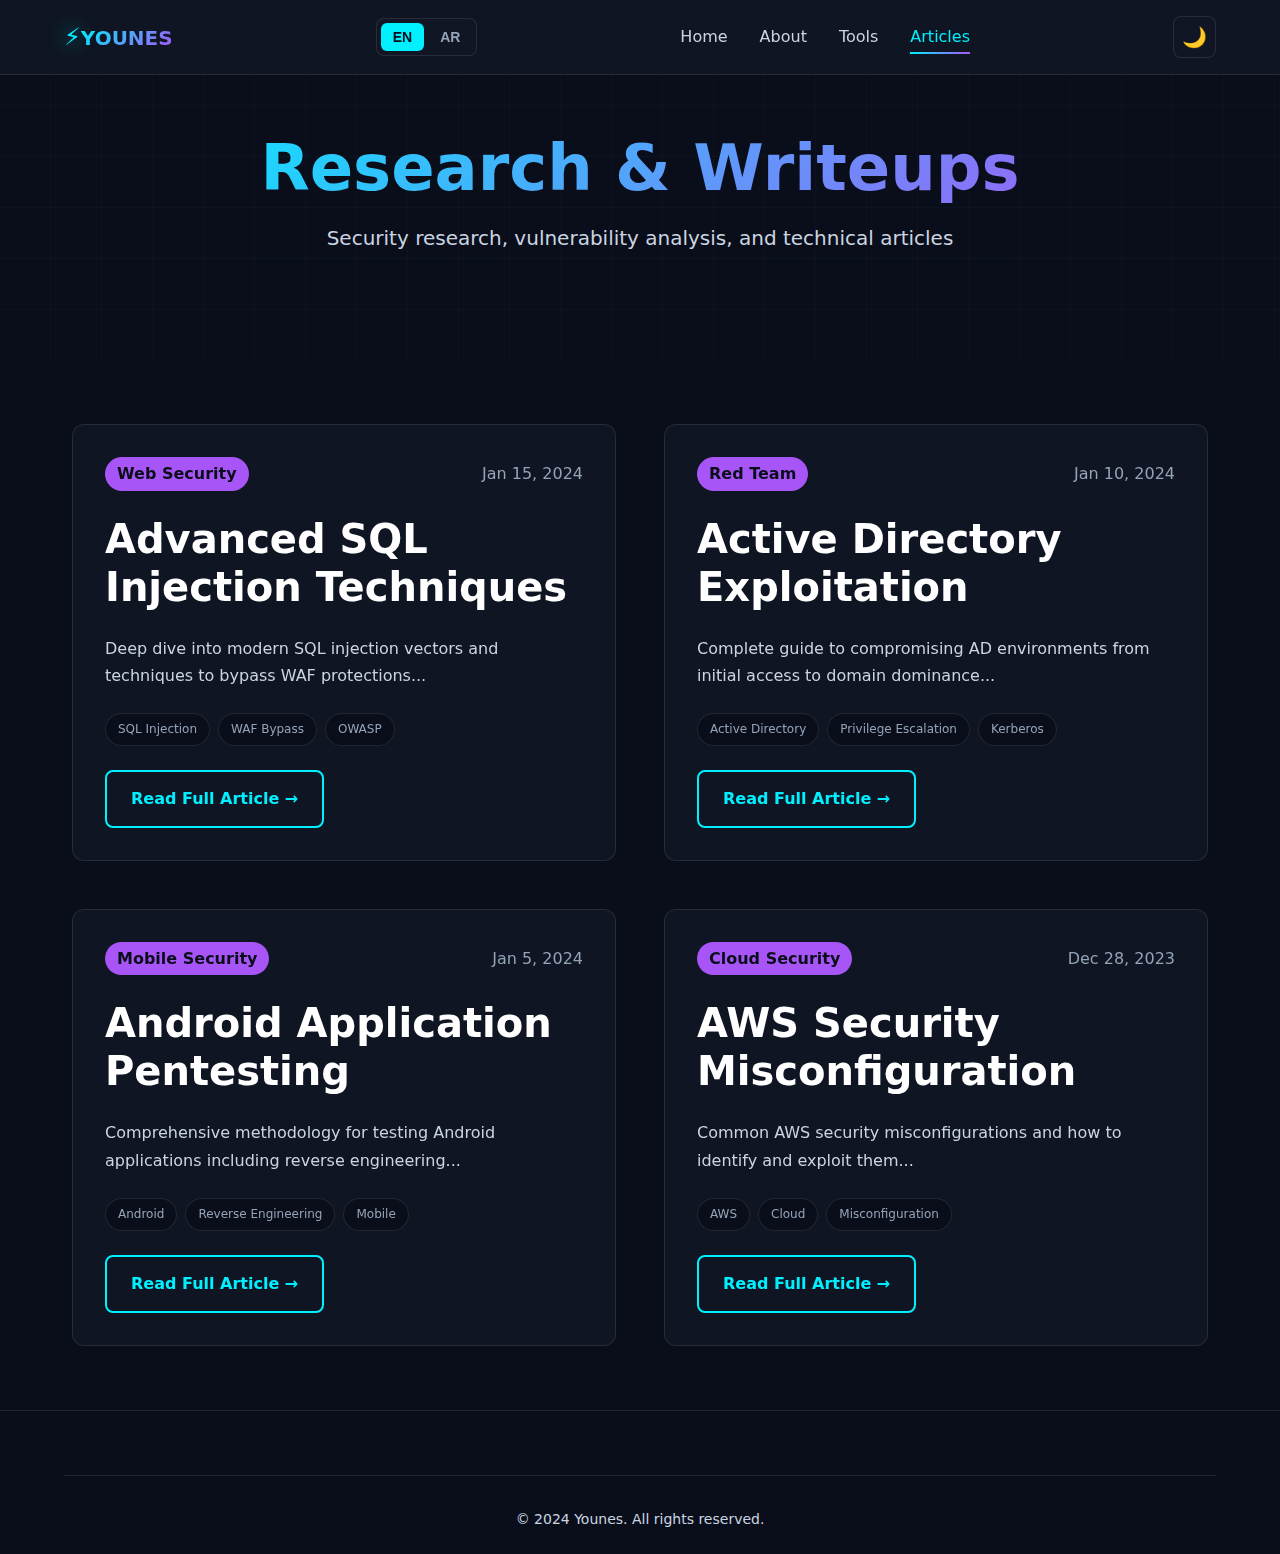
<file: articles.html>
<!DOCTYPE html>
<html lang="en">
<head>
    <meta charset="UTF-8">
    <meta name="viewport" content="width=device-width, initial-scale=1.0">
    <title>Research & Articles - Youness</title>
    <link rel="stylesheet" href="style.css">
</head>
<body>
    <nav class="navbar" id="navbar">
        <div class="container nav-container">
            <div class="logo"><a href="index.html"><span class="logo-icon">⚡</span><span class="logo-text">YOUNES</span></a></div>
            <div class="language-switcher">
                <button class="lang-btn active" data-lang="en">EN</button>
                
                <button class="lang-btn" data-lang="ar">AR</button>
            </div>
            <button class="mobile-toggle" id="mobileToggle"><span></span><span></span><span></span></button>
            <ul class="nav-menu" id="navMenu">
                <li><a href="index.html" class="nav-link">Home</a></li>
                <li><a href="about.html" class="nav-link">About</a></li>
                <li><a href="tools.html" class="nav-link">Tools</a></li>
                <li><a href="articles.html" class="nav-link active">Articles</a></li>
            </ul>
            <button class="theme-toggle" id="themeToggle"><span class="theme-icon">🌙</span></button>
        </div>
    </nav>

    <section class="articles-hero">
        <div class="hero-background"><div class="circuit-pattern"></div></div>
        <div class="container"><h1 data-translate="articles_page_title">Research & Writeups</h1><p data-translate="articles_page_subtitle">Security research, vulnerability analysis, and technical articles</p></div>
    </section>

    <section class="articles-full-section">
        <div class="container">
            <div class="articles-full-grid">
                <article class="article-full-card">
                    <div class="article-full-header">
                        <span class="article-category" data-translate="art_cat_web">Web Security</span>
                        <span class="article-date">Jan 15, 2024</span>
                    </div>
                    <h2 data-translate="art1_title">Advanced SQL Injection Techniques</h2>
                    <p class="article-excerpt" data-translate="art1_excerpt">Deep dive into modern SQL injection vectors and techniques to bypass WAF protections...</p>
                    <div class="article-tags"><span>SQL Injection</span><span>WAF Bypass</span><span>OWASP</span></div>
                    <a href="#" class="btn btn-secondary" data-translate="art_read_full">Read Full Article →</a>
                </article>

                <article class="article-full-card">
                    <div class="article-full-header">
                        <span class="article-category" data-translate="art_cat_redteam">Red Team</span>
                        <span class="article-date">Jan 10, 2024</span>
                    </div>
                    <h2 data-translate="art2_title">Active Directory Exploitation</h2>
                    <p class="article-excerpt" data-translate="art2_excerpt">Complete guide to compromising AD environments from initial access to domain dominance...</p>
                    <div class="article-tags"><span>Active Directory</span><span>Privilege Escalation</span><span>Kerberos</span></div>
                    <a href="#" class="btn btn-secondary" data-translate="art_read_full">Read Full Article →</a>
                </article>

                <article class="article-full-card">
                    <div class="article-full-header">
                        <span class="article-category" data-translate="art_cat_mobile">Mobile Security</span>
                        <span class="article-date">Jan 5, 2024</span>
                    </div>
                    <h2 data-translate="art3_title">Android Application Pentesting</h2>
                    <p class="article-excerpt" data-translate="art3_excerpt">Comprehensive methodology for testing Android applications including reverse engineering...</p>
                    <div class="article-tags"><span>Android</span><span>Reverse Engineering</span><span>Mobile</span></div>
                    <a href="#" class="btn btn-secondary" data-translate="art_read_full">Read Full Article →</a>
                </article>

                <article class="article-full-card">
                    <div class="article-full-header">
                        <span class="article-category" data-translate="art_cat_cloud">Cloud Security</span>
                        <span class="article-date">Dec 28, 2023</span>
                    </div>
                    <h2 data-translate="art4_title">AWS Security Misconfiguration</h2>
                    <p class="article-excerpt" data-translate="art4_excerpt">Common AWS security misconfigurations and how to identify and exploit them...</p>
                    <div class="article-tags"><span>AWS</span><span>Cloud</span><span>Misconfiguration</span></div>
                    <a href="#" class="btn btn-secondary" data-translate="art_read_full">Read Full Article →</a>
                </article>
            </div>
        </div>
    </section>

    <footer class="footer">
        <div class="container footer-container">
            <div class="footer-bottom"><p>&copy; 2024 Younes. All rights reserved.</p></div>
        </div>
    </footer>

    <script src="script.js"></script>
</body>
</html>
</file>
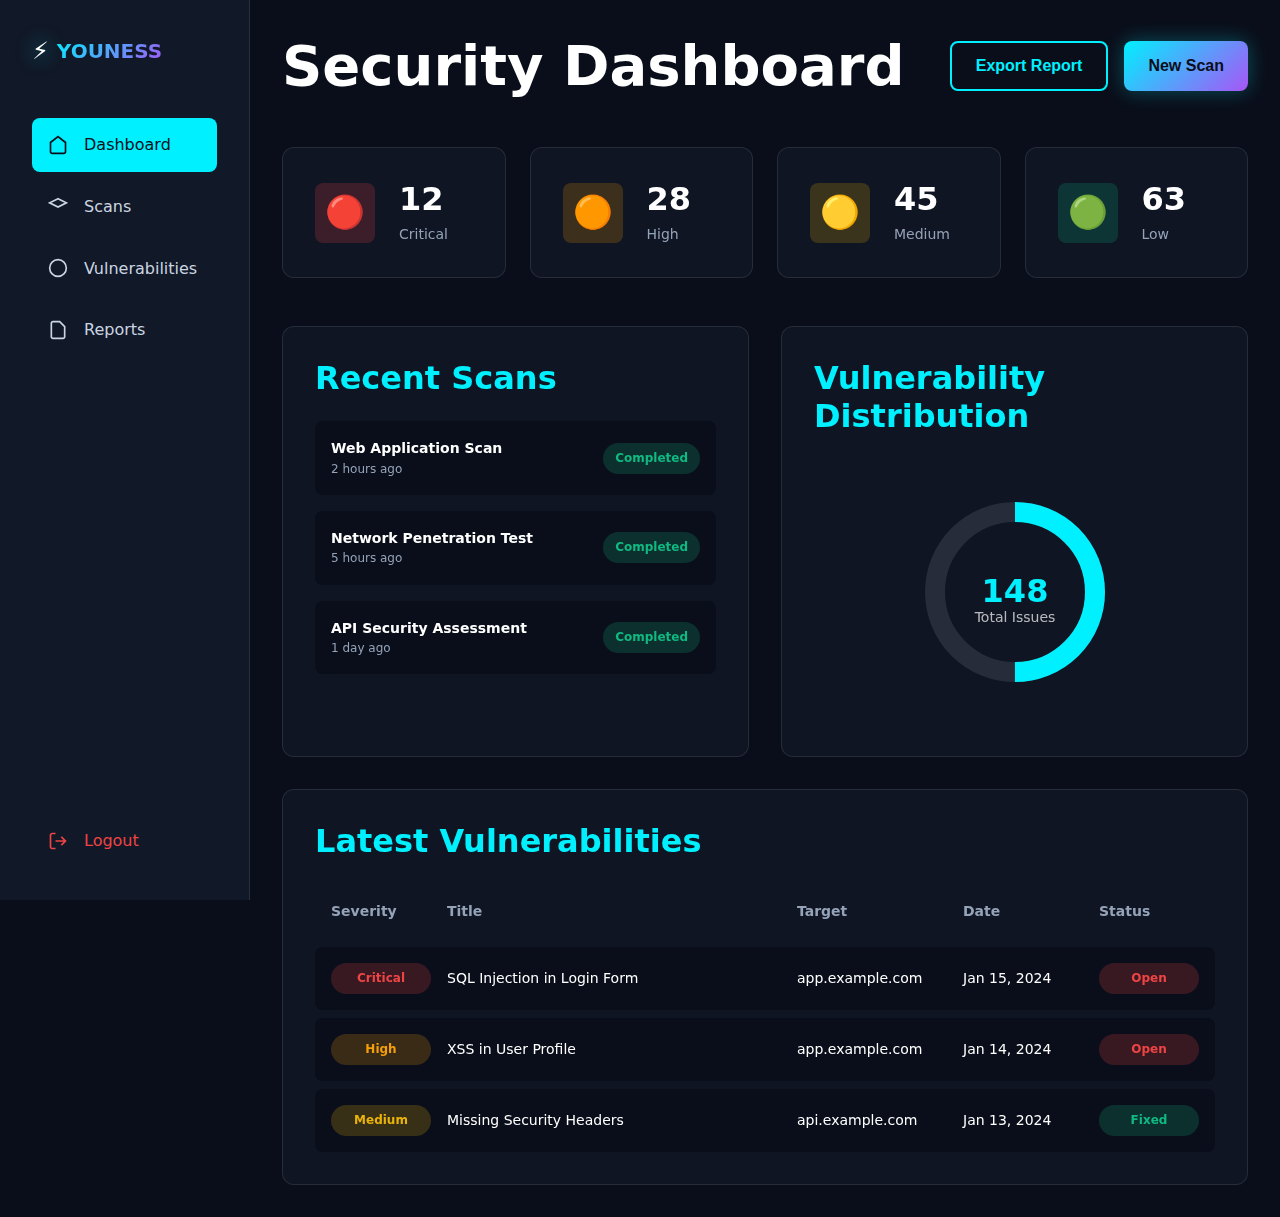
<file: dashboard.html>
<!DOCTYPE html>
<html lang="en">
<head>
    <meta charset="UTF-8">
    <meta name="viewport" content="width=device-width, initial-scale=1.0">
    <title>Security Dashboard - Youness</title>
    <link rel="stylesheet" href="style.css">
</head>
<body class="dashboard-page">
    <div class="dashboard-sidebar">
        <div class="sidebar-header">
            <div class="logo"><span class="logo-icon">⚡</span><span class="logo-text">YOUNESS</span></div>
        </div>
        <nav class="sidebar-nav">
            <a href="#" class="sidebar-link active"><svg width="20" height="20" viewBox="0 0 24 24" fill="none"><path d="M3 9L12 2L21 9V20C21 20.5304 20.7893 21.0391 20.4142 21.4142C20.0391 21.7893 19.5304 22 19 22H5C4.46957 22 3.96086 21.7893 3.58579 21.4142C3.21071 21.0391 3 20.5304 3 20V9Z" stroke="currentColor" stroke-width="2"/></svg><span>Dashboard</span></a>
            <a href="#" class="sidebar-link"><svg width="20" height="20" viewBox="0 0 24 24" fill="none"><path d="M12 2L2 7L12 12L22 7L12 2Z" stroke="currentColor" stroke-width="2"/></svg><span>Scans</span></a>
            <a href="#" class="sidebar-link"><svg width="20" height="20" viewBox="0 0 24 24" fill="none"><path d="M12 22C17.5228 22 22 17.5228 22 12C22 6.47715 17.5228 2 12 2C6.47715 2 2 6.47715 2 12C2 17.5228 6.47715 22 12 22Z" stroke="currentColor" stroke-width="2"/></svg><span>Vulnerabilities</span></a>
            <a href="#" class="sidebar-link"><svg width="20" height="20" viewBox="0 0 24 24" fill="none"><path d="M14 2H6C5.46957 2 4.96086 2.21071 4.58579 2.58579C4.21071 2.96086 4 3.46957 4 4V20C4 20.5304 4.21071 21.0391 4.58579 21.4142C4.96086 21.7893 5.46957 22 6 22H18C18.5304 22 19.0391 21.7893 19.4142 21.4142C19.7893 21.0391 20 20.5304 20 20V8L14 2Z" stroke="currentColor" stroke-width="2"/></svg><span>Reports</span></a>
        </nav>
        <div class="sidebar-footer">
            <a href="login.html" class="sidebar-link logout"><svg width="20" height="20" viewBox="0 0 24 24" fill="none"><path d="M9 21H5C4.46957 21 3.96086 20.7893 3.58579 20.4142C3.21071 20.0391 3 19.5304 3 19V5C3 4.46957 3.21071 3.96086 3.58579 3.58579C3.96086 3.21071 4.46957 3 5 3H9M16 17L21 12L16 7M21 12H9" stroke="currentColor" stroke-width="2"/></svg><span>Logout</span></a>
        </div>
    </div>

    <div class="dashboard-main">
        <header class="dashboard-header">
            <h1>Security Dashboard</h1>
            <div class="header-actions">
                <button class="btn btn-secondary">Export Report</button>
                <button class="btn btn-primary">New Scan</button>
            </div>
        </header>

        <div class="dashboard-stats">
            <div class="stat-card">
                <div class="stat-icon critical">🔴</div>
                <div class="stat-info"><h3>12</h3><p>Critical</p></div>
            </div>
            <div class="stat-card">
                <div class="stat-icon high">🟠</div>
                <div class="stat-info"><h3>28</h3><p>High</p></div>
            </div>
            <div class="stat-card">
                <div class="stat-icon medium">🟡</div>
                <div class="stat-info"><h3>45</h3><p>Medium</p></div>
            </div>
            <div class="stat-card">
                <div class="stat-icon low">🟢</div>
                <div class="stat-info"><h3>63</h3><p>Low</p></div>
            </div>
        </div>

        <div class="dashboard-grid">
            <div class="dashboard-card">
                <h3>Recent Scans</h3>
                <div class="scan-list">
                    <div class="scan-item"><div class="scan-info"><span class="scan-name">Web Application Scan</span><span class="scan-date">2 hours ago</span></div><span class="scan-status completed">Completed</span></div>
                    <div class="scan-item"><div class="scan-info"><span class="scan-name">Network Penetration Test</span><span class="scan-date">5 hours ago</span></div><span class="scan-status completed">Completed</span></div>
                    <div class="scan-item"><div class="scan-info"><span class="scan-name">API Security Assessment</span><span class="scan-date">1 day ago</span></div><span class="scan-status completed">Completed</span></div>
                </div>
            </div>

            <div class="dashboard-card">
                <h3>Vulnerability Distribution</h3>
                <div class="chart-placeholder">
                    <svg width="200" height="200" viewBox="0 0 200 200">
                        <circle cx="100" cy="100" r="80" fill="none" stroke="rgba(255,255,255,0.1)" stroke-width="20"/>
                        <circle cx="100" cy="100" r="80" fill="none" stroke="var(--neon-cyan)" stroke-width="20" stroke-dasharray="251 502" transform="rotate(-90 100 100)"/>
                        <text x="100" y="100" text-anchor="middle" dy="0.3em" fill="var(--neon-cyan)" font-size="32" font-weight="bold">148</text>
                        <text x="100" y="130" text-anchor="middle" fill="rgba(255,255,255,0.7)" font-size="14">Total Issues</text>
                    </svg>
                </div>
            </div>
        </div>

        <div class="dashboard-card full-width">
            <h3>Latest Vulnerabilities</h3>
            <div class="vuln-table">
                <div class="vuln-row vuln-header">
                    <span>Severity</span><span>Title</span><span>Target</span><span>Date</span><span>Status</span>
                </div>
                <div class="vuln-row">
                    <span class="severity-badge critical">Critical</span><span>SQL Injection in Login Form</span><span>app.example.com</span><span>Jan 15, 2024</span><span class="status-badge open">Open</span>
                </div>
                <div class="vuln-row">
                    <span class="severity-badge high">High</span><span>XSS in User Profile</span><span>app.example.com</span><span>Jan 14, 2024</span><span class="status-badge open">Open</span>
                </div>
                <div class="vuln-row">
                    <span class="severity-badge medium">Medium</span><span>Missing Security Headers</span><span>api.example.com</span><span>Jan 13, 2024</span><span class="status-badge fixed">Fixed</span>
                </div>
            </div>
        </div>
    </div>

    <script src="script.js"></script>
</body>
</html>
</file>
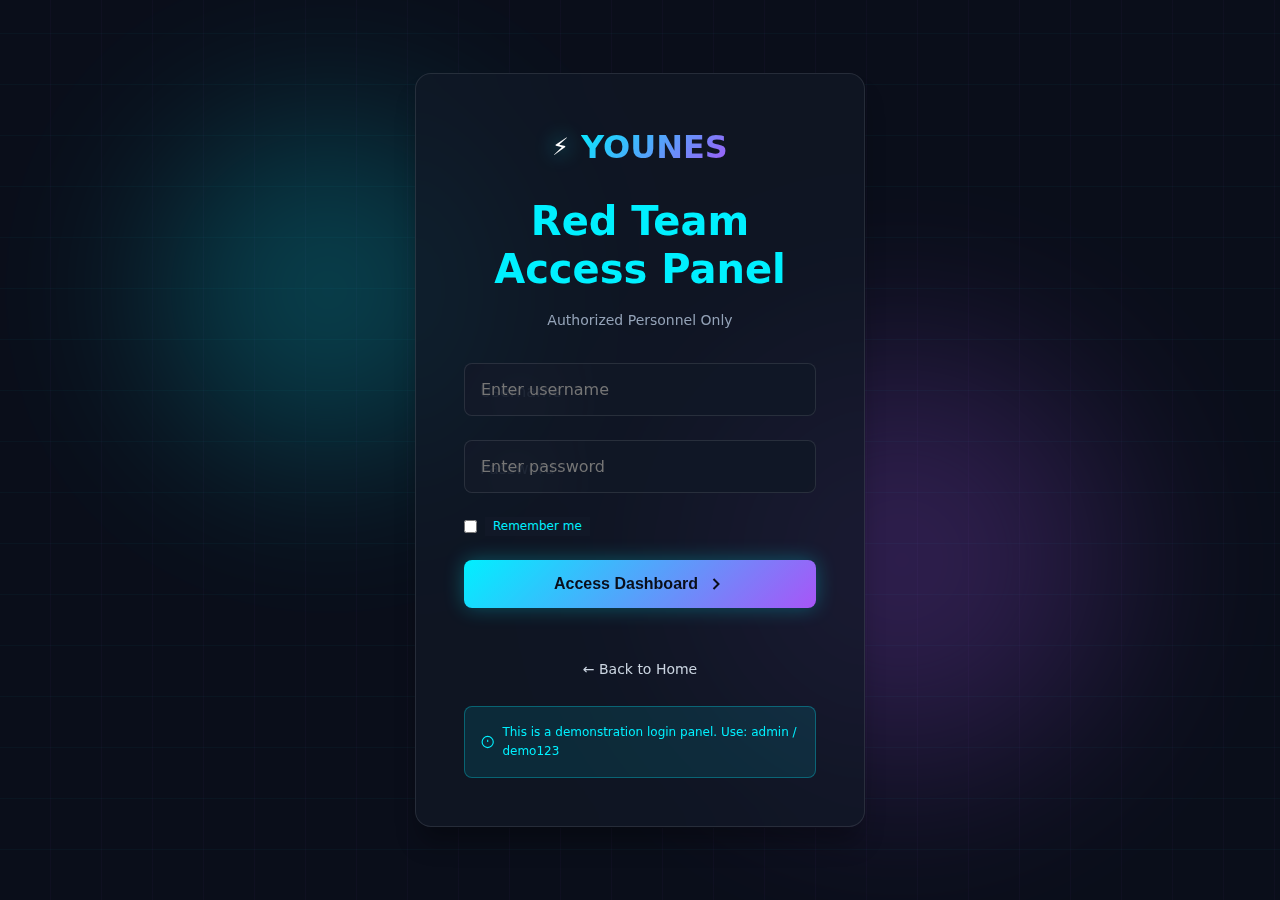
<file: login.html>
<!DOCTYPE html>
<html lang="en">
<head>
    <meta charset="UTF-8">
    <meta name="viewport" content="width=device-width, initial-scale=1.0">
    <title>Red Team Access - Younes</title>
    <link rel="stylesheet" href="style.css">
</head>
<body class="login-page">
    <div class="login-container">
        <div class="login-background">
            <div class="circuit-pattern"></div>
            <div class="gradient-orb orb-1"></div>
            <div class="gradient-orb orb-2"></div>
        </div>

        <div class="login-box">
            <div class="login-header">
                <div class="logo-large">
                    <span class="logo-icon">⚡</span>
                    <span class="logo-text">YOUNES</span>
                </div>
                <h2>Red Team Access Panel</h2>
                <p>Authorized Personnel Only</p>
            </div>

            <form class="login-form" id="loginForm">
                <div class="form-group">
                    <label for="username">Username</label>
                    <input type="text" id="username" name="username" required placeholder="Enter username">
                    <div class="input-glow"></div>
                </div>

                <div class="form-group">
                    <label for="password">Password</label>
                    <input type="password" id="password" name="password" required placeholder="Enter password">
                    <div class="input-glow"></div>
                </div>

                <div class="form-group checkbox-group">
                    <input type="checkbox" id="remember" name="remember">
                    <label for="remember">Remember me</label>
                </div>

                <button type="submit" class="btn btn-primary btn-full">
                    <span>Access Dashboard</span>
                    <svg width="20" height="20" viewBox="0 0 20 20" fill="none">
                        <path d="M7.5 15L12.5 10L7.5 5" stroke="currentColor" stroke-width="2"/>
                    </svg>
                </button>

                <div class="login-footer">
                    <a href="index.html">← Back to Home</a>
                </div>
            </form>

            <div class="login-security-note">
                <svg width="16" height="16" viewBox="0 0 24 24" fill="none">
                    <circle cx="12" cy="12" r="10" stroke="var(--neon-cyan)" stroke-width="2"/>
                    <path d="M12 8V12M12 16H12.01" stroke="var(--neon-cyan)" stroke-width="2"/>
                </svg>
                <span>This is a demonstration login panel. Use: admin / demo123</span>
            </div>
        </div>
    </div>

    <script src="script.js"></script>
</body>
</html>
</file>
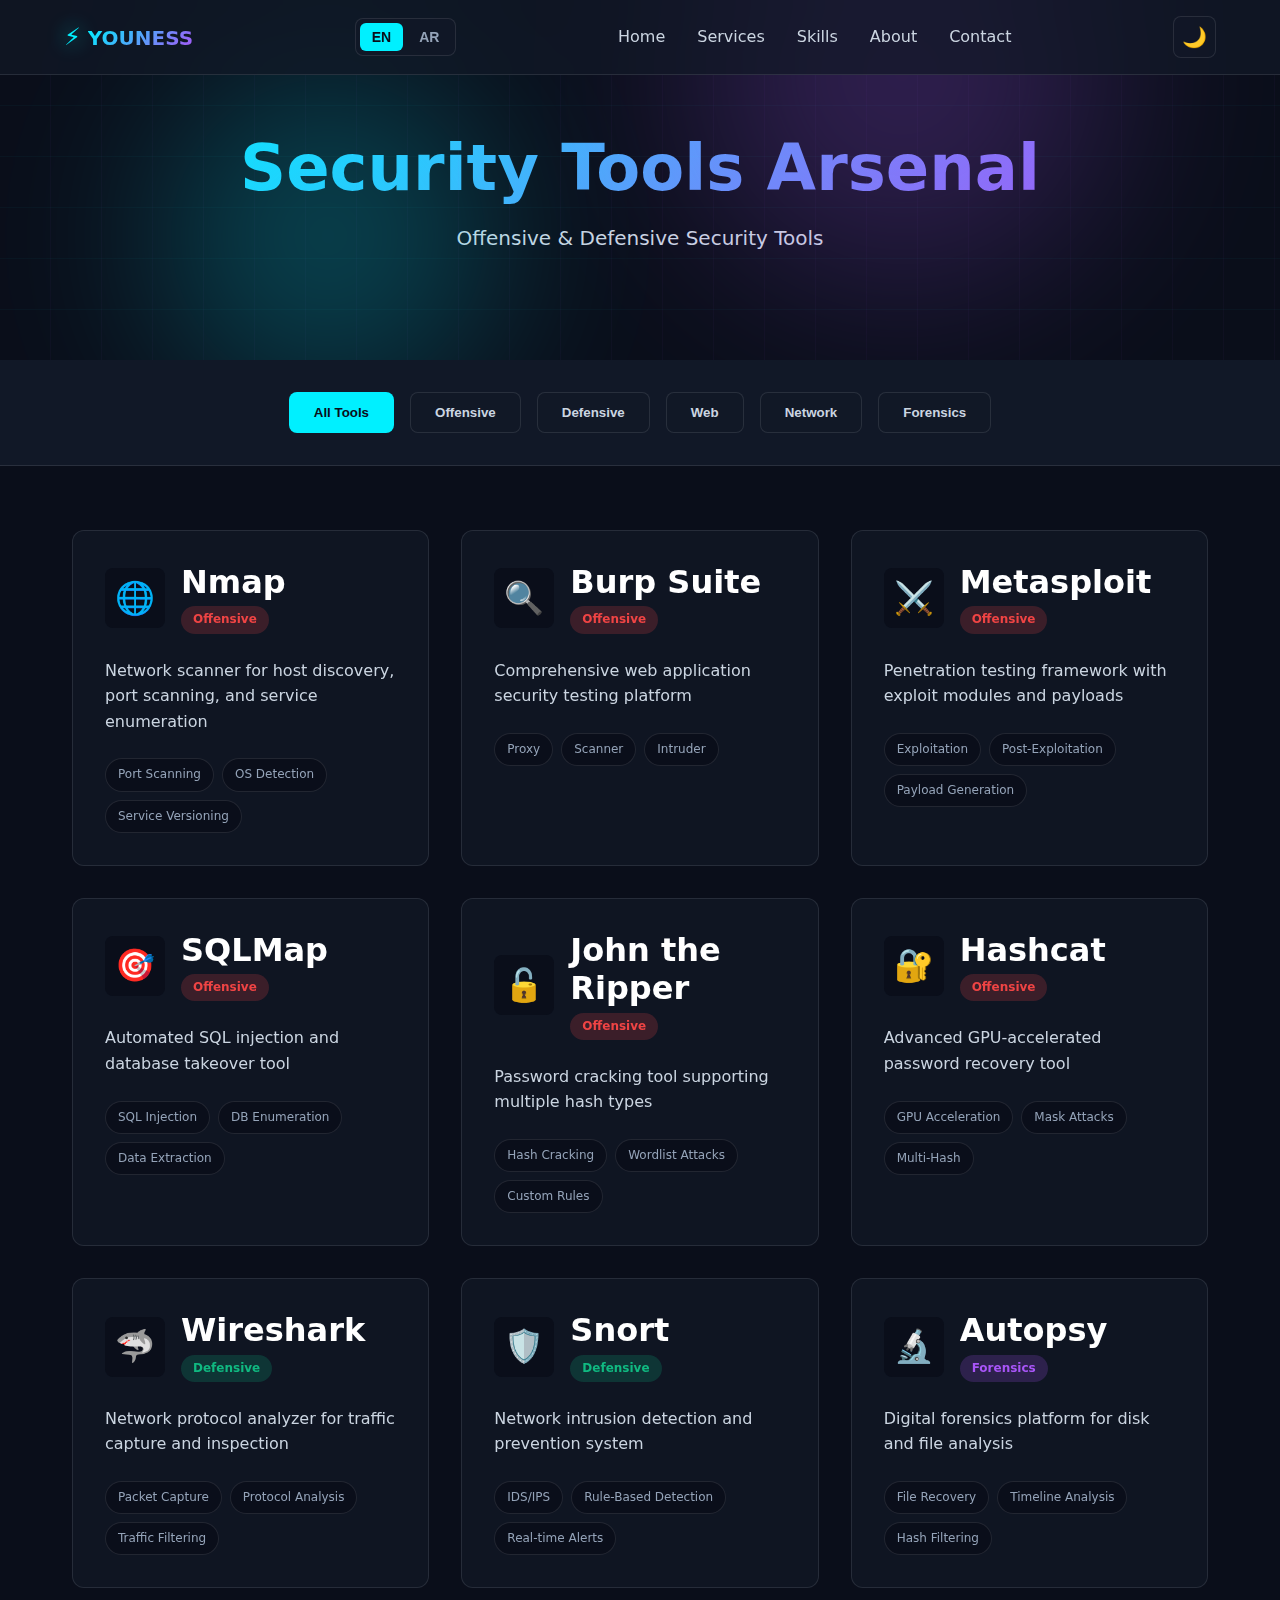
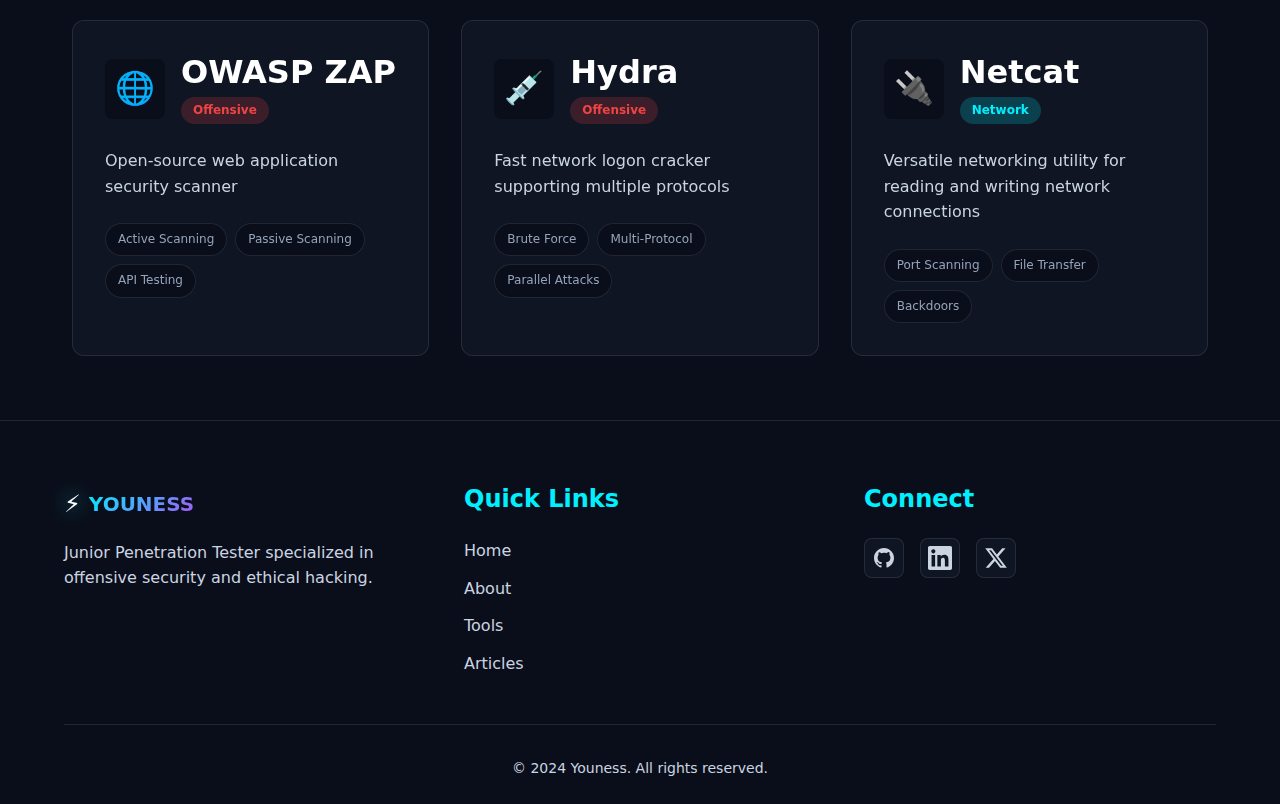
<file: tools.html>
<!DOCTYPE html>
<html lang="en">

<head>
    <meta charset="UTF-8">
    <meta name="viewport" content="width=device-width, initial-scale=1.0">
    <meta name="description" content="Security Tools Arsenal - Offensive & Defensive Tools">
    <title>Security Tools - Youness | Penetration Testing Portfolio</title>
    <link rel="stylesheet" href="style.css">
</head>

<body>
    <!-- Navigation Bar -->
    <nav class="navbar" id="navbar">
        <div class="container nav-container">
            <div class="logo">
                <a href="index.html">
                    <span class="logo-icon">⚡</span>
                    <span class="logo-text">YOUNESS</span>
                </a>
            </div>

            <div class="language-switcher">
                <button class="lang-btn active" data-lang="en">EN</button>
                <button class="lang-btn" data-lang="fr">FR</button>
                <button class="lang-btn" data-lang="ar">AR</button>
            </div>

            <button class="mobile-toggle" id="mobileToggle">
                <span></span>
                <span></span>
                <span></span>
            </button>

            <ul class="nav-menu" id="navMenu">
                <li><a href="index.html" class="nav-link" data-translate="nav_home">Home</a></li>
                <li><a href="index.html#services" class="nav-link" data-translate="nav_services">Services</a></li>
                <li><a href="index.html#skills" class="nav-link" data-translate="nav_skills">Skills</a></li>
                <li><a href="about.html" class="nav-link" data-translate="nav_about">About Me</a></li>
                <li><a href="index.html#contact" class="nav-link" data-translate="nav_contact">Contact</a></li>
            </ul>

            <button class="theme-toggle" id="themeToggle" title="Toggle theme">
                <span class="theme-icon">🌙</span>
            </button>
        </div>
    </nav>

    <!-- Tools Hero -->
    <section class="tools-hero">
        <div class="hero-background">
            <div class="circuit-pattern"></div>
            <div class="gradient-orb orb-1"></div>
            <div class="gradient-orb orb-2"></div>
        </div>

        <div class="container">
            <div class="tools-hero-content">
                <h1 data-translate="tools_hero_title">Security Tools Arsenal</h1>
                <p data-translate="tools_hero_subtitle">Offensive & Defensive Security Tools</p>
            </div>
        </div>
    </section>

    <!-- Tools Filter -->
    <section class="tools-filter-section">
        <div class="container">
            <div class="tools-filter">
                <button class="filter-btn active" data-filter="all" data-translate="filter_all">All Tools</button>
                <button class="filter-btn" data-filter="offensive" data-translate="filter_offensive">Offensive</button>
                <button class="filter-btn" data-filter="defensive" data-translate="filter_defensive">Defensive</button>
                <button class="filter-btn" data-filter="web" data-translate="filter_web">Web</button>
                <button class="filter-btn" data-filter="network" data-translate="filter_network">Network</button>
                <button class="filter-btn" data-filter="forensics" data-translate="filter_forensics">Forensics</button>
            </div>
        </div>
    </section>

    <!-- Tools Grid -->
    <section class="tools-grid-section">
        <div class="container">
            <div class="tools-detailed-grid">
                <!-- Offensive Tools -->
                <div class="tool-detailed-card" data-category="offensive network">
                    <div class="tool-header">
                        <div class="tool-icon-large">🌐</div>
                        <div>
                            <h3>Nmap</h3>
                            <span class="tool-category-badge offensive">Offensive</span>
                        </div>
                    </div>
                    <p data-translate="tool_nmap_desc">Network scanner for host discovery, port scanning, and service
                        enumeration</p>
                    <div class="tool-features">
                        <span class="feature-tag" data-translate="tool_nmap_f1">Port Scanning</span>
                        <span class="feature-tag" data-translate="tool_nmap_f2">OS Detection</span>
                        <span class="feature-tag" data-translate="tool_nmap_f3">Service Versioning</span>
                    </div>
                </div>

                <div class="tool-detailed-card" data-category="offensive web">
                    <div class="tool-header">
                        <div class="tool-icon-large">🔍</div>
                        <div>
                            <h3>Burp Suite</h3>
                            <span class="tool-category-badge offensive">Offensive</span>
                        </div>
                    </div>
                    <p data-translate="tool_burp_desc">Comprehensive web application security testing platform</p>
                    <div class="tool-features">
                        <span class="feature-tag" data-translate="tool_burp_f1">Proxy</span>
                        <span class="feature-tag" data-translate="tool_burp_f2">Scanner</span>
                        <span class="feature-tag" data-translate="tool_burp_f3">Intruder</span>
                    </div>
                </div>

                <div class="tool-detailed-card" data-category="offensive">
                    <div class="tool-header">
                        <div class="tool-icon-large">⚔️</div>
                        <div>
                            <h3>Metasploit</h3>
                            <span class="tool-category-badge offensive">Offensive</span>
                        </div>
                    </div>
                    <p data-translate="tool_metasploit_desc">Penetration testing framework with exploit modules and
                        payloads</p>
                    <div class="tool-features">
                        <span class="feature-tag" data-translate="tool_metasploit_f1">Exploitation</span>
                        <span class="feature-tag" data-translate="tool_metasploit_f2">Post-Exploitation</span>
                        <span class="feature-tag" data-translate="tool_metasploit_f3">Payload Generation</span>
                    </div>
                </div>

                <div class="tool-detailed-card" data-category="offensive web">
                    <div class="tool-header">
                        <div class="tool-icon-large">🎯</div>
                        <div>
                            <h3>SQLMap</h3>
                            <span class="tool-category-badge offensive">Offensive</span>
                        </div>
                    </div>
                    <p data-translate="tool_sqlmap_desc">Automated SQL injection and database takeover tool</p>
                    <div class="tool-features">
                        <span class="feature-tag">SQL Injection</span>
                        <span class="feature-tag" data-translate="tool_sqlmap_f2">DB Enumeration</span>
                        <span class="feature-tag" data-translate="tool_sqlmap_f3">Data Extraction</span>
                    </div>
                </div>

                <div class="tool-detailed-card" data-category="offensive">
                    <div class="tool-header">
                        <div class="tool-icon-large">🔓</div>
                        <div>
                            <h3>John the Ripper</h3>
                            <span class="tool-category-badge offensive">Offensive</span>
                        </div>
                    </div>
                    <p data-translate="tool_john_desc">Password cracking tool supporting multiple hash types</p>
                    <div class="tool-features">
                        <span class="feature-tag" data-translate="tool_john_f1">Hash Cracking</span>
                        <span class="feature-tag" data-translate="tool_john_f2">Wordlist Attacks</span>
                        <span class="feature-tag" data-translate="tool_john_f3">Custom Rules</span>
                    </div>
                </div>

                <div class="tool-detailed-card" data-category="offensive">
                    <div class="tool-header">
                        <div class="tool-icon-large">🔐</div>
                        <div>
                            <h3>Hashcat</h3>
                            <span class="tool-category-badge offensive">Offensive</span>
                        </div>
                    </div>
                    <p data-translate="tool_hashcat_desc">Advanced GPU-accelerated password recovery tool</p>
                    <div class="tool-features">
                        <span class="feature-tag" data-translate="tool_hashcat_f1">GPU Acceleration</span>
                        <span class="feature-tag" data-translate="tool_hashcat_f2">Mask Attacks</span>
                        <span class="feature-tag" data-translate="tool_hashcat_f3">Multi-Hash</span>
                    </div>
                </div>

                <!-- Defensive Tools -->
                <div class="tool-detailed-card" data-category="defensive network">
                    <div class="tool-header">
                        <div class="tool-icon-large">🦈</div>
                        <div>
                            <h3>Wireshark</h3>
                            <span class="tool-category-badge defensive">Defensive</span>
                        </div>
                    </div>
                    <p data-translate="tool_wireshark_desc">Network protocol analyzer for traffic capture and inspection
                    </p>
                    <div class="tool-features">
                        <span class="feature-tag" data-translate="tool_wireshark_f1">Packet Capture</span>
                        <span class="feature-tag" data-translate="tool_wireshark_f2">Protocol Analysis</span>
                        <span class="feature-tag" data-translate="tool_wireshark_f3">Traffic Filtering</span>
                    </div>
                </div>

                <div class="tool-detailed-card" data-category="defensive">
                    <div class="tool-header">
                        <div class="tool-icon-large">🛡️</div>
                        <div>
                            <h3>Snort</h3>
                            <span class="tool-category-badge defensive">Defensive</span>
                        </div>
                    </div>
                    <p data-translate="tool_snort_desc">Network intrusion detection and prevention system</p>
                    <div class="tool-features">
                        <span class="feature-tag" data-translate="tool_snort_f1">IDS/IPS</span>
                        <span class="feature-tag" data-translate="tool_snort_f2">Rule-Based Detection</span>
                        <span class="feature-tag" data-translate="tool_snort_f3">Real-time Alerts</span>
                    </div>
                </div>

                <div class="tool-detailed-card" data-category="defensive forensics">
                    <div class="tool-header">
                        <div class="tool-icon-large">🔬</div>
                        <div>
                            <h3>Autopsy</h3>
                            <span class="tool-category-badge forensics">Forensics</span>
                        </div>
                    </div>
                    <p data-translate="tool_autopsy_desc">Digital forensics platform for disk and file analysis</p>
                    <div class="tool-features">
                        <span class="feature-tag" data-translate="tool_autopsy_f1">File Recovery</span>
                        <span class="feature-tag" data-translate="tool_autopsy_f2">Timeline Analysis</span>
                        <span class="feature-tag" data-translate="tool_autopsy_f3">Hash Filtering</span>
                    </div>
                </div>

                <div class="tool-detailed-card" data-category="web">
                    <div class="tool-header">
                        <div class="tool-icon-large">🌐</div>
                        <div>
                            <h3>OWASP ZAP</h3>
                            <span class="tool-category-badge offensive">Offensive</span>
                        </div>
                    </div>
                    <p data-translate="tool_zap_desc">Open-source web application security scanner</p>
                    <div class="tool-features">
                        <span class="feature-tag" data-translate="tool_zap_f1">Active Scanning</span>
                        <span class="feature-tag" data-translate="tool_zap_f2">Passive Scanning</span>
                        <span class="feature-tag" data-translate="tool_zap_f3">API Testing</span>
                    </div>
                </div>

                <div class="tool-detailed-card" data-category="offensive network">
                    <div class="tool-header">
                        <div class="tool-icon-large">💉</div>
                        <div>
                            <h3>Hydra</h3>
                            <span class="tool-category-badge offensive">Offensive</span>
                        </div>
                    </div>
                    <p data-translate="tool_hydra_desc">Fast network logon cracker supporting multiple protocols</p>
                    <div class="tool-features">
                        <span class="feature-tag" data-translate="tool_hydra_f1">Brute Force</span>
                        <span class="feature-tag" data-translate="tool_hydra_f2">Multi-Protocol</span>
                        <span class="feature-tag" data-translate="tool_hydra_f3">Parallel Attacks</span>
                    </div>
                </div>

                <div class="tool-detailed-card" data-category="network">
                    <div class="tool-header">
                        <div class="tool-icon-large">🔌</div>
                        <div>
                            <h3>Netcat</h3>
                            <span class="tool-category-badge network">Network</span>
                        </div>
                    </div>
                    <p data-translate="tool_netcat_desc">Versatile networking utility for reading and writing network
                        connections</p>
                    <div class="tool-features">
                        <span class="feature-tag" data-translate="tool_netcat_f1">Port Scanning</span>
                        <span class="feature-tag" data-translate="tool_netcat_f2">File Transfer</span>
                        <span class="feature-tag" data-translate="tool_netcat_f3">Backdoors</span>
                    </div>
                </div>
            </div>
        </div>
    </section>

    <!-- Footer -->
    <footer class="footer">
        <div class="container footer-container">
            <div class="footer-content">
                <div class="footer-about">
                    <div class="footer-logo">
                        <span class="logo-icon">⚡</span>
                        <span class="logo-text">YOUNESS</span>
                    </div>
                    <p data-translate="footer_description">
                        Junior Penetration Tester specialized in offensive security and ethical hacking.
                    </p>
                </div>

                <div class="footer-links">
                    <h4 data-translate="footer_quick_links">Quick Links</h4>
                    <ul>
                        <li><a href="index.html" data-translate="nav_home">Home</a></li>
                        <li><a href="about.html" data-translate="nav_about">About Me</a></li>
                        <li><a href="tools.html" data-translate="footer_tools">Tools</a></li>
                        <li><a href="articles.html" data-translate="footer_articles">Articles</a></li>
                    </ul>
                </div>

                <div class="footer-social">
                    <h4 data-translate="footer_connect">Connect</h4>
                    <div class="social-links">
                        <a href="https://github.com/Anony-mous25" target="_blank" aria-label="GitHub">
                            <svg width="24" height="24" viewBox="0 0 24 24" fill="currentColor">
                                <path
                                    d="M12 2C6.477 2 2 6.477 2 12c0 4.42 2.865 8.17 6.839 9.49.5.092.682-.217.682-.482 0-.237-.008-.866-.013-1.7-2.782.603-3.369-1.34-3.369-1.34-.454-1.156-1.11-1.463-1.11-1.463-.908-.62.069-.608.069-.608 1.003.07 1.531 1.03 1.531 1.03.892 1.529 2.341 1.087 2.91.831.092-.646.35-1.086.636-1.336-2.22-.253-4.555-1.11-4.555-4.943 0-1.091.39-1.984 1.029-2.683-.103-.253-.446-1.27.098-2.647 0 0 .84-.269 2.75 1.025A9.578 9.578 0 0112 6.836c.85.004 1.705.114 2.504.336 1.909-1.294 2.747-1.025 2.747-1.025.546 1.377.203 2.394.1 2.647.64.699 1.028 1.592 1.028 2.683 0 3.842-2.339 4.687-4.566 4.935.359.309.678.919.678 1.852 0 1.336-.012 2.415-.012 2.743 0 .267.18.578.688.48C19.138 20.167 22 16.418 22 12c0-5.523-4.477-10-10-10z" />
                            </svg>
                        </a>
                        <a href="www.linkedin.com/in/youness-boussedari-34a93136b" target="_blank"
                            aria-label="LinkedIn">
                            <svg width="24" height="24" viewBox="0 0 24 24" fill="currentColor">
                                <path
                                    d="M20.447 20.452h-3.554v-5.569c0-1.328-.027-3.037-1.852-3.037-1.853 0-2.136 1.445-2.136 2.939v5.667H9.351V9h3.414v1.561h.046c.477-.9 1.637-1.85 3.37-1.85 3.601 0 4.267 2.37 4.267 5.455v6.286zM5.337 7.433c-1.144 0-2.063-.926-2.063-2.065 0-1.138.92-2.063 2.063-2.063 1.14 0 2.064.925 2.064 2.063 0 1.139-.925 2.065-2.064 2.065zm1.782 13.019H3.555V9h3.564v11.452zM22.225 0H1.771C.792 0 0 .774 0 1.729v20.542C0 23.227.792 24 1.771 24h20.451C23.2 24 24 23.227 24 22.271V1.729C24 .774 23.2 0 22.222 0h.003z" />
                            </svg>
                        </a>
                        <a href="https://x.com/bwsdary27603?t=02W4Id_D-gc_1liKuzOfXw&s=08" target="_blank"
                            aria-label="X/Twitter">
                            <svg width="24" height="24" viewBox="0 0 24 24" fill="currentColor">
                                <path
                                    d="M18.244 2.25h3.308l-7.227 8.26 8.502 11.24H16.17l-5.214-6.817L4.99 21.75H1.68l7.73-8.835L1.254 2.25H8.08l4.713 6.231zm-1.161 17.52h1.833L7.084 4.126H5.117z" />
                            </svg>
                        </a>
                    </div>
                </div>
            </div>

            <div class="footer-bottom">
                <p>&copy; 2024 Youness. <span data-translate="footer_rights">All rights reserved.</span></p>
            </div>
        </div>
    </footer>

    <button class="scroll-top" id="scrollTop" aria-label="Scroll to top">
        <svg width="24" height="24" viewBox="0 0 24 24" fill="none">
            <path d="M12 19V5M5 12L12 5L19 12" stroke="currentColor" stroke-width="2" stroke-linecap="round"
                stroke-linejoin="round" />
        </svg>
    </button>

    <script src="script.js"></script>
</body>

</html>
</file>
<file: style.css>
/* ============================================
   CYBERSECURITY PORTFOLIO - PROFESSIONAL THEME
   Modern Dark Theme with Glassmorphism
   ============================================ */

/* === ROOT VARIABLES === */
:root {
    /* Dark Background Colors */
    --bg-primary: #0A0E1A;
    --bg-secondary: #111827;
    --bg-tertiary: #1a202c;
    --bg-glass: rgba(17, 24, 39, 0.7);
    --bg-glass-light: rgba(17, 24, 39, 0.5);
    
    /* Neon Colors */
    --neon-cyan: #00f0ff;
    --neon-purple: #a855f7;
    --neon-magenta: #ec4899;
    --neon-blue: #3b82f6;
    
    /* Text Colors */
    --text-primary: #ffffff;
    --text-secondary: #cbd5e1;
    --text-muted: #94a3b8;
    
    /* Accent Colors */
    --accent-success: #10b981;
    --accent-warning: #f59e0b;
    --accent-error: #ef4444;
    --accent-info: #06b6d4;
    
    /* Spacing */
    --spacing-xs: 0.5rem;
    --spacing-sm: 1rem;
    --spacing-md: 1.5rem;
    --spacing-lg: 2rem;
    --spacing-xl: 3rem;
    --spacing-xxl: 4rem;
    
    /* Typography */
    --font-primary: 'Inter', 'Segoe UI', system-ui, -apple-system, sans-serif;
    --font-mono: 'Fira Code', 'Courier New', monospace;
    
    /* Border Radius */
    --radius-sm: 0.375rem;
    --radius-md: 0.5rem;
    --radius-lg: 0.75rem;
    --radius-xl: 1rem;
    
    /* Transitions */
    --transition-fast: 150ms ease;
    --transition-base: 300ms ease;
    --transition-slow: 500ms ease;
    
    /* Shadows */
    --shadow-sm: 0 1px 2px 0 rgba(0, 0, 0, 0.05);
    --shadow-md: 0 4px 6px -1px rgba(0, 0, 0, 0.1);
    --shadow-lg: 0 10px 15px -3px rgba(0, 0, 0, 0.2);
    --shadow-xl: 0 20px 25px -5px rgba(0, 0, 0, 0.3);
    --shadow-neon-cyan: 0 0 20px rgba(0, 240, 255, 0.3);
    --shadow-neon-purple: 0 0 20px rgba(168, 85, 247, 0.3);
}

/* Light Theme Variables */
body.light-theme {
    --bg-primary: #f8fafc;
    --bg-secondary: #ffffff;
    --bg-tertiary: #e2e8f0;
    --bg-glass: rgba(255, 255, 255, 0.7);
    --bg-glass-light: rgba(255, 255, 255, 0.5);
    --text-primary: #0f172a;
    --text-secondary: #334155;
    --text-muted: #64748b;
}

/* === RESET & BASE STYLES === */
*, *::before, *::after {
    margin: 0;
    padding: 0;
    box-sizing: border-box;
}

html {
    scroll-behavior: smooth;
    font-size: 16px;
}

body {
    font-family: var(--font-primary);
    background-color: var(--bg-primary);
    color: var(--text-primary);
    line-height: 1.6;
    overflow-x: hidden;
    -webkit-font-smoothing: antialiased;
    -moz-osx-font-smoothing: grayscale;
}

/* === TYPOGRAPHY === */
h1, h2, h3, h4, h5, h6 {
    font-weight: 700;
    line-height: 1.2;
    margin-bottom: var(--spacing-sm);
}

h1 { font-size: clamp(2rem, 5vw, 3.5rem); }
h2 { font-size: clamp(1.75rem, 4vw, 2.5rem); }
h3 { font-size: clamp(1.5rem, 3vw, 2rem); }
h4 { font-size: clamp(1.25rem, 2.5vw, 1.5rem); }
h5 { font-size: 1.125rem; }
h6 { font-size: 1rem; }

p {
    margin-bottom: var(--spacing-sm);
    color: var(--text-secondary);
}

a {
    color: var(--neon-cyan);
    text-decoration: none;
    transition: color var(--transition-fast);
}

a:hover {
    color: var(--neon-purple);
}

strong {
    font-weight: 600;
    color: var(--text-primary);
}

/* === CONTAINER & LAYOUT === */
.container {
    width: 100%;
    max-width: 1200px;
    margin: 0 auto;
    padding: 0 var(--spacing-md);
}

@media (min-width: 768px) {
    .container {
        padding: 0 var(--spacing-lg);
    }
}

/* === NAVIGATION BAR === */
.navbar {
    position: fixed;
    top: 0;
    left: 0;
    right: 0;
    z-index: 1000;
    background: var(--bg-glass);
    backdrop-filter: blur(20px);
    -webkit-backdrop-filter: blur(20px);
    border-bottom: 1px solid rgba(255, 255, 255, 0.1);
    transition: background var(--transition-base), transform var(--transition-base);
}

.navbar.scrolled {
    background: var(--bg-secondary);
    box-shadow: var(--shadow-lg);
}

.nav-container {
    display: flex;
    align-items: center;
    justify-content: space-between;
    padding: var(--spacing-sm) var(--spacing-md);
    gap: var(--spacing-md);
}

.logo {
    display: flex;
    align-items: center;
    gap: 0.5rem;
    font-size: 1.25rem;
    font-weight: 700;
    color: var(--text-primary);
    z-index: 100;
}

.logo-icon {
    font-size: 1.5rem;
    filter: drop-shadow(0 0 10px var(--neon-cyan));
}

.logo-text {
    background: linear-gradient(135deg, var(--neon-cyan), var(--neon-purple));
    -webkit-background-clip: text;
    -webkit-text-fill-color: transparent;
    background-clip: text;
}

.logo-img-placeholder {
    width: 44px;
    height: 44px;
    border-radius: 50%;
    object-fit: cover;
    border: 2px solid rgba(0, 240, 255, 0.35);
    box-shadow: 0 0 12px rgba(0, 240, 255, 0.25);
}

.search-bar-container {
    display: flex;
    align-items: center;
    gap: 0.4rem;
    background: var(--bg-glass-light);
    padding: 0.25rem 0.5rem;
    border-radius: var(--radius-lg);
    border: 1px solid rgba(255, 255, 255, 0.1);
}

.search-input {
    flex: 1;
    min-width: 140px;
    border: none;
    background: transparent;
    color: var(--text-primary);
    padding: 0.5rem 0.25rem;
    font-size: 0.9rem;
}

.search-input::placeholder {
    color: var(--text-muted);
}

.search-input:focus {
    outline: none;
}

.search-btn {
    background: transparent;
    border: none;
    color: var(--text-primary);
    cursor: pointer;
    padding: 0.4rem;
    border-radius: var(--radius-sm);
    transition: background var(--transition-fast);
}

.search-btn:hover {
    background: rgba(255, 255, 255, 0.1);
}

.nav-menu {
    display: flex;
    list-style: none;
    gap: var(--spacing-lg);
    align-items: center;
}

.nav-link {
    position: relative;
    padding: 0.5rem 0;
    color: var(--text-secondary);
    font-weight: 500;
    transition: color var(--transition-fast);
}

.nav-link::after {
    content: '';
    position: absolute;
    bottom: 0;
    left: 0;
    width: 0;
    height: 2px;
    background: linear-gradient(90deg, var(--neon-cyan), var(--neon-purple));
    transition: width var(--transition-base);
}

.nav-link:hover,
.nav-link.active {
    color: var(--neon-cyan);
}

.nav-link:hover::after,
.nav-link.active::after {
    width: 100%;
}

/* Language Switcher */
.language-switcher {
    display: flex;
    gap: 0.25rem;
    background: var(--bg-glass-light);
    padding: 0.25rem;
    border-radius: var(--radius-md);
    border: 1px solid rgba(255, 255, 255, 0.1);
}

.lang-btn {
    padding: 0.375rem 0.75rem;
    border: none;
    background: transparent;
    color: var(--text-muted);
    font-size: 0.875rem;
    font-weight: 600;
    border-radius: var(--radius-sm);
    cursor: pointer;
    transition: all var(--transition-fast);
}

.lang-btn:hover {
    color: var(--text-primary);
    background: rgba(255, 255, 255, 0.05);
}

.lang-btn.active {
    background: var(--neon-cyan);
    color: var(--bg-primary);
}

/* Theme Toggle */
.theme-toggle {
    padding: 0.5rem;
    background: var(--bg-glass-light);
    border: 1px solid rgba(255, 255, 255, 0.1);
    border-radius: var(--radius-md);
    color: var(--neon-cyan);
    font-size: 1.25rem;
    cursor: pointer;
    transition: all var(--transition-fast);
}

.theme-toggle:hover {
    background: var(--bg-tertiary);
    transform: rotate(15deg);
}

/* Mobile Menu Toggle */
.mobile-toggle {
    display: none;
    flex-direction: column;
    gap: 5px;
    background: transparent;
    border: none;
    cursor: pointer;
    padding: 0.5rem;
    z-index: 100;
}

.mobile-toggle span {
    width: 25px;
    height: 2px;
    background: var(--text-primary);
    transition: all var(--transition-base);
    border-radius: 2px;
}

.mobile-toggle.active span:nth-child(1) {
    transform: rotate(45deg) translate(7px, 7px);
}

.mobile-toggle.active span:nth-child(2) {
    opacity: 0;
}

.mobile-toggle.active span:nth-child(3) {
    transform: rotate(-45deg) translate(7px, -7px);
}

/* === BUTTONS === */
.btn {
    display: inline-flex;
    align-items: center;
    justify-content: center;
    gap: 0.5rem;
    padding: 0.875rem 1.5rem;
    border: none;
    border-radius: var(--radius-md);
    font-weight: 600;
    font-size: 1rem;
    cursor: pointer;
    transition: all var(--transition-base);
    position: relative;
    overflow: hidden;
    white-space: nowrap;
}

.btn::before {
    content: '';
    position: absolute;
    top: 50%;
    left: 50%;
    width: 0;
    height: 0;
    border-radius: 50%;
    background: rgba(255, 255, 255, 0.1);
    transform: translate(-50%, -50%);
    transition: width 0.6s, height 0.6s;
}

.btn:hover::before {
    width: 300px;
    height: 300px;
}

.btn span {
    position: relative;
    z-index: 1;
}

.btn svg {
    position: relative;
    z-index: 1;
}

.btn-primary {
    background: linear-gradient(135deg, var(--neon-cyan), var(--neon-purple));
    color: var(--bg-primary);
    box-shadow: var(--shadow-neon-cyan);
}

.btn-primary:hover {
    transform: translateY(-2px);
    box-shadow: 0 0 30px rgba(0, 240, 255, 0.5);
}

.btn-secondary {
    background: transparent;
    color: var(--neon-cyan);
    border: 2px solid var(--neon-cyan);
}

.btn-secondary:hover {
    background: var(--neon-cyan);
    color: var(--bg-primary);
    transform: translateY(-2px);
}

.btn-full {
    width: 100%;
}

/* === HERO SECTION === */
.hero-section {
    position: relative;
    min-height: 100vh;
    display: flex;
    align-items: center;
    padding-top: 80px;
    overflow: hidden;
}

.hero-background {
    position: absolute;
    top: 0;
    left: 0;
    right: 0;
    bottom: 0;
    z-index: 0;
    overflow: hidden;
}

.circuit-pattern {
    position: absolute;
    width: 100%;
    height: 100%;
    background-image: 
        repeating-linear-gradient(0deg, transparent, transparent 50px, rgba(0, 240, 255, 0.03) 50px, rgba(0, 240, 255, 0.03) 51px),
        repeating-linear-gradient(90deg, transparent, transparent 50px, rgba(168, 85, 247, 0.03) 50px, rgba(168, 85, 247, 0.03) 51px);
    animation: circuitMove 20s linear infinite;
}

@keyframes circuitMove {
    0% { transform: translate(0, 0); }
    100% { transform: translate(50px, 50px); }
}

.gradient-orb {
    position: absolute;
    border-radius: 50%;
    filter: blur(80px);
    opacity: 0.3;
    animation: float 8s ease-in-out infinite;
}

.orb-1 {
    width: 400px;
    height: 400px;
    background: radial-gradient(circle, var(--neon-cyan), transparent);
    top: 10%;
    left: 10%;
}

.orb-2 {
    width: 500px;
    height: 500px;
    background: radial-gradient(circle, var(--neon-purple), transparent);
    bottom: 10%;
    right: 10%;
    animation-delay: 2s;
}

@keyframes float {
    0%, 100% { transform: translate(0, 0); }
    50% { transform: translate(50px, -50px); }
}

.hero-container {
    display: grid;
    grid-template-columns: 1fr;
    gap: var(--spacing-xl);
    align-items: center;
    position: relative;
    z-index: 1;
}

@media (min-width: 768px) {
    .hero-container {
        grid-template-columns: 1fr 1fr;
    }
}

.hero-content {
    animation: fadeInUp 1s ease-out;
}

@keyframes fadeInUp {
    from {
        opacity: 0;
        transform: translateY(30px);
    }
    to {
        opacity: 1;
        transform: translateY(0);
    }
}

.hero-badge {
    display: inline-flex;
    align-items: center;
    gap: 0.5rem;
    padding: 0.5rem 1rem;
    background: var(--bg-glass);
    border: 1px solid rgba(0, 240, 255, 0.3);
    border-radius: 50px;
    font-size: 0.875rem;
    color: var(--neon-cyan);
    margin-bottom: var(--spacing-md);
    backdrop-filter: blur(10px);
}

.hero-title {
    font-size: clamp(2.5rem, 6vw, 4rem);
    font-weight: 800;
    margin-bottom: var(--spacing-sm);
    background: linear-gradient(135deg, var(--neon-cyan), var(--neon-purple));
    -webkit-background-clip: text;
    -webkit-text-fill-color: transparent;
    background-clip: text;
}

.typing-cursor {
    animation: blink 1s infinite;
}

@keyframes blink {
    0%, 50% { opacity: 1; }
    51%, 100% { opacity: 0; }
}

.hero-subtitle {
    font-size: 1.25rem;
    color: var(--neon-purple);
    margin-bottom: var(--spacing-md);
    font-weight: 600;
}

.hero-description {
    font-size: 1.125rem;
    color: var(--text-secondary);
    max-width: 600px;
    margin-bottom: var(--spacing-lg);
    line-height: 1.8;
}

.hero-buttons {
    display: flex;
    gap: var(--spacing-sm);
    flex-wrap: wrap;
    margin-bottom: var(--spacing-xl);
}

.hero-stats {
    display: grid;
    grid-template-columns: repeat(auto-fit, minmax(120px, 1fr));
    gap: var(--spacing-md);
    margin-top: var(--spacing-xl);
}

.stat-item {
    text-align: center;
}

.stat-number {
    font-size: 2rem;
    font-weight: 800;
    background: linear-gradient(135deg, var(--neon-cyan), var(--neon-purple));
    -webkit-background-clip: text;
    -webkit-text-fill-color: transparent;
    background-clip: text;
}

.stat-label {
    font-size: 0.875rem;
    color: var(--text-muted);
    margin-top: 0.25rem;
}

/* Hero Image */
.hero-image {
    position: relative;
    display: flex;
    justify-content: center;
    align-items: center;
    animation: fadeInRight 1s ease-out;
}

@keyframes fadeInRight {
    from {
        opacity: 0;
        transform: translateX(30px);
    }
    to {
        opacity: 1;
        transform: translateX(0);
    }
}

.image-frame {
    position: relative;
    width: 100%;
    max-width: 500px;
    aspect-ratio: 1;
    border-radius: 50%;
    overflow: hidden;
    background: var(--bg-glass);
    backdrop-filter: blur(20px);
    border: 2px solid rgba(0, 240, 255, 0.2);
    display: flex;
    align-items: center;
    justify-content: center;
}

.image-placeholder {
    display: flex;
    align-items: center;
    justify-content: center;
    width: 100%;
    height: 100%;
    animation: pulse 3s ease-in-out infinite;
}

@keyframes pulse {
    0%, 100% { opacity: 1; }
    50% { opacity: 0.7; }
}

.image-frame img,
.hero-photo {
    width: 100%;
    height: 100%;
    object-fit: cover;
}

.neon-overlay {
    position: absolute;
    top: 0;
    left: 0;
    right: 0;
    bottom: 0;
    background: linear-gradient(135deg, rgba(0, 240, 255, 0.1), rgba(168, 85, 247, 0.1));
    pointer-events: none;
}

/* === SECTION HEADER === */
.section-header {
    text-align: center;
    margin-bottom: var(--spacing-xxl);
}

.section-badge {
    display: inline-flex;
    align-items: center;
    gap: 0.5rem;
    padding: 0.5rem 1rem;
    background: var(--bg-glass);
    border: 1px solid rgba(0, 240, 255, 0.3);
    border-radius: 50px;
    font-size: 0.875rem;
    color: var(--neon-cyan);
    margin-bottom: var(--spacing-sm);
}

.section-title {
    margin-bottom: var(--spacing-sm);
}

.section-description {
    max-width: 700px;
    margin: 0 auto;
    font-size: 1.125rem;
    color: var(--text-muted);
}

/* === SERVICES SECTION === */
.services-section {
    padding: var(--spacing-xxl) 0;
    background: var(--bg-secondary);
}

.services-grid {
    display: grid;
    grid-template-columns: repeat(auto-fit, minmax(280px, 1fr));
    gap: var(--spacing-lg);
}

.service-card {
    padding: var(--spacing-lg);
    background: var(--bg-glass);
    backdrop-filter: blur(20px);
    border: 1px solid rgba(255, 255, 255, 0.1);
    border-radius: var(--radius-lg);
    transition: all var(--transition-base);
    position: relative;
    overflow: hidden;
}

.service-card::before {
    content: '';
    position: absolute;
    top: 0;
    left: 0;
    right: 0;
    height: 3px;
    background: linear-gradient(90deg, var(--neon-cyan), var(--neon-purple));
    transform: scaleX(0);
    transition: transform var(--transition-base);
}

.service-card:hover::before {
    transform: scaleX(1);
}

.service-card:hover {
    transform: translateY(-10px);
    border-color: var(--neon-cyan);
    box-shadow: var(--shadow-neon-cyan);
}

.service-icon {
    width: 80px;
    height: 80px;
    display: flex;
    align-items: center;
    justify-content: center;
    background: var(--bg-primary);
    border-radius: var(--radius-lg);
    margin-bottom: var(--spacing-md);
}

.service-card h3 {
    margin-bottom: var(--spacing-sm);
    color: var(--neon-cyan);
}

.service-card p {
    margin-bottom: var(--spacing-md);
    line-height: 1.7;
}

.service-features {
    list-style: none;
}

.service-features li {
    padding: 0.5rem 0;
    padding-left: 1.5rem;
    color: var(--text-secondary);
    position: relative;
}

.service-features li::before {
    content: '✓';
    position: absolute;
    left: 0;
    color: var(--neon-cyan);
    font-weight: bold;
}

/* === PROJECTS SECTION === */
.projects-section {
    padding: var(--spacing-xxl) 0;
    background: var(--bg-primary);
}

.projects-grid {
    display: grid;
    grid-template-columns: repeat(auto-fit, minmax(240px, 1fr));
    gap: var(--spacing-lg);
}

.project-card {
    padding: var(--spacing-lg);
    background: var(--bg-glass);
    backdrop-filter: blur(20px);
    border: 1px solid rgba(255, 255, 255, 0.1);
    border-radius: var(--radius-lg);
    transition: all var(--transition-base);
    text-align: left;
}

.project-card:hover {
    transform: translateY(-10px);
    border-color: var(--neon-cyan);
    box-shadow: var(--shadow-neon-cyan);
}

.project-icon {
    width: 50px;
    height: 50px;
    display: flex;
    align-items: center;
    justify-content: center;
    background: var(--bg-secondary);
    border-radius: 50%;
    margin-bottom: var(--spacing-md);
    font-size: 1.5rem;
    color: var(--neon-cyan);
}

.project-card h3 {
    margin-bottom: var(--spacing-sm);
    color: var(--neon-cyan);
}

.project-card p {
    margin: 0;
    color: var(--text-secondary);
    line-height: 1.6;
}

/* === SKILLS SECTION === */
.skills-section {
    padding: var(--spacing-xxl) 0;
}

.skills-container {
    display: grid;
    grid-template-columns: repeat(auto-fit, minmax(300px, 1fr));
    gap: var(--spacing-xl);
}

.skill-category h3 {
    margin-bottom: var(--spacing-md);
    color: var(--neon-purple);
}

.skill-list {
    display: flex;
    flex-direction: column;
    gap: var(--spacing-md);
}

.skill-item {
    display: flex;
    flex-direction: column;
    gap: 0.5rem;
}

.skill-name {
    font-weight: 600;
    color: var(--text-primary);
}

.skill-bar {
    width: 100%;
    height: 8px;
    background: var(--bg-tertiary);
    border-radius: 50px;
    overflow: hidden;
    position: relative;
}

.skill-progress {
    height: 100%;
    background: linear-gradient(90deg, var(--neon-cyan), var(--neon-purple));
    border-radius: 50px;
    width: 0;
    transition: width 1s ease-out;
    position: relative;
}

.skill-progress::after {
    content: '';
    position: absolute;
    top: 0;
    left: 0;
    bottom: 0;
    right: 0;
    background: linear-gradient(90deg, transparent, rgba(255, 255, 255, 0.3), transparent);
    animation: shimmer 2s infinite;
}

@keyframes shimmer {
    0% { transform: translateX(-100%); }
    100% { transform: translateX(100%); }
}

/* === TOOLS SECTION === */
.tools-section {
    padding: var(--spacing-xxl) 0;
    background: var(--bg-secondary);
}

.tools-grid {
    display: grid;
    grid-template-columns: repeat(auto-fill, minmax(150px, 1fr));
    gap: var(--spacing-md);
    margin-bottom: var(--spacing-lg);
}

.tool-card {
    padding: var(--spacing-md);
    background: var(--bg-glass);
    backdrop-filter: blur(20px);
    border: 1px solid rgba(255, 255, 255, 0.1);
    border-radius: var(--radius-md);
    text-align: center;
    transition: all var(--transition-base);
    cursor: pointer;
}

.tool-card:hover {
    transform: translateY(-5px);
    border-color: var(--neon-cyan);
    box-shadow: var(--shadow-neon-cyan);
}

.tool-icon {
    font-size: 2.5rem;
    margin-bottom: 0.5rem;
    filter: drop-shadow(0 0 10px var(--neon-cyan));
}

.tool-card h4 {
    font-size: 0.875rem;
    margin: 0;
    color: var(--text-primary);
}

.tools-cta {
    text-align: center;
    margin-top: var(--spacing-lg);
}

/* === ARTICLES SECTION === */
.articles-section {
    padding: var(--spacing-xxl) 0;
}

.articles-grid {
    display: grid;
    grid-template-columns: repeat(auto-fit, minmax(320px, 1fr));
    gap: var(--spacing-lg);
    margin-bottom: var(--spacing-lg);
}

.article-card {
    background: var(--bg-glass);
    backdrop-filter: blur(20px);
    border: 1px solid rgba(255, 255, 255, 0.1);
    border-radius: var(--radius-lg);
    overflow: hidden;
    transition: all var(--transition-base);
}

.article-card:hover {
    transform: translateY(-10px);
    box-shadow: var(--shadow-neon-purple);
    border-color: var(--neon-purple);
}

.article-image {
    width: 100%;
    height: 200px;
    background: var(--bg-primary);
    display: flex;
    align-items: center;
    justify-content: center;
    overflow: hidden;
}

.article-placeholder {
    opacity: 0.3;
}

.article-content {
    padding: var(--spacing-md);
}

.article-meta {
    display: flex;
    justify-content: space-between;
    align-items: center;
    margin-bottom: var(--spacing-sm);
    font-size: 0.875rem;
}

.article-category {
    padding: 0.25rem 0.75rem;
    background: var(--neon-purple);
    color: var(--bg-primary);
    border-radius: 50px;
    font-weight: 600;
}

.article-date {
    color: var(--text-muted);
}

.article-card h3 {
    margin-bottom: var(--spacing-sm);
    color: var(--text-primary);
}

.article-card p {
    margin-bottom: var(--spacing-md);
    color: var(--text-secondary);
}

.article-link {
    color: var(--neon-cyan);
    font-weight: 600;
    transition: all var(--transition-fast);
}

.article-link:hover {
    color: var(--neon-purple);
}

.articles-cta {
    text-align: center;
    margin-top: var(--spacing-lg);
}

/* === CONTACT SECTION === */
.contact-section {
    padding: var(--spacing-xxl) 0;
    background: var(--bg-secondary);
}

.contact-container {
    display: grid;
    grid-template-columns: 1fr;
    gap: var(--spacing-xl);
}

@media (min-width: 768px) {
    .contact-container {
        grid-template-columns: 1fr 1fr;
    }
}

.contact-info {
    display: flex;
    flex-direction: column;
    gap: var(--spacing-lg);
}

.contact-item {
    display: flex;
    gap: var(--spacing-md);
    padding: var(--spacing-md);
    background: var(--bg-glass);
    backdrop-filter: blur(20px);
    border: 1px solid rgba(255, 255, 255, 0.1);
    border-radius: var(--radius-md);
    transition: all var(--transition-base);
}

.contact-item:hover {
    border-color: var(--neon-cyan);
    transform: translateX(5px);
}

.contact-icon {
    width: 50px;
    height: 50px;
    display: flex;
    align-items: center;
    justify-content: center;
    background: var(--bg-primary);
    border-radius: var(--radius-md);
    flex-shrink: 0;
}

.contact-item h4 {
    margin: 0 0 0.25rem 0;
    color: var(--neon-cyan);
}

.contact-item p {
    margin: 0;
    color: var(--text-secondary);
}

.contact-social {
    margin-top: var(--spacing-md);
}

.contact-social h4 {
    margin-bottom: var(--spacing-sm);
    color: var(--neon-cyan);
}

/* Contact Form */
.contact-form {
    display: flex;
    flex-direction: column;
    gap: var(--spacing-md);
}

.form-group {
    position: relative;
}

.form-group input,
.form-group textarea {
    width: 100%;
    padding: 1rem;
    background: var(--bg-glass);
    border: 1px solid rgba(255, 255, 255, 0.1);
    border-radius: var(--radius-md);
    color: var(--text-primary);
    font-family: var(--font-primary);
    font-size: 1rem;
    transition: all var(--transition-base);
    backdrop-filter: blur(20px);
}

.form-group input:focus,
.form-group textarea:focus {
    outline: none;
    border-color: var(--neon-cyan);
    box-shadow: 0 0 20px rgba(0, 240, 255, 0.2);
}

.form-group label {
    position: absolute;
    top: 1rem;
    left: 1rem;
    color: var(--text-muted);
    transition: all var(--transition-base);
    pointer-events: none;
}

.form-group input:focus + label,
.form-group input:not(:placeholder-shown) + label,
.form-group textarea:focus + label,
.form-group textarea:not(:placeholder-shown) + label {
    top: -0.75rem;
    left: 0.75rem;
    font-size: 0.75rem;
    color: var(--neon-cyan);
    background: var(--bg-secondary);
    padding: 0 0.5rem;
}

.form-group textarea {
    resize: vertical;
    min-height: 120px;
}

/* === FOOTER === */
.footer {
    background: var(--bg-primary);
    padding: var(--spacing-xxl) 0 var(--spacing-lg) 0;
    border-top: 1px solid rgba(255, 255, 255, 0.1);
}

.footer-container {
    max-width: 1200px;
    margin: 0 auto;
    padding: 0 var(--spacing-md);
}

.footer-content {
    display: grid;
    grid-template-columns: repeat(auto-fit, minmax(250px, 1fr));
    gap: var(--spacing-xl);
    margin-bottom: var(--spacing-xl);
}

.footer-about {
    max-width: 350px;
}

.footer-logo {
    display: flex;
    align-items: center;
    gap: 0.5rem;
    font-size: 1.25rem;
    font-weight: 700;
    margin-bottom: var(--spacing-sm);
}

.footer-links h4 {
    margin-bottom: var(--spacing-md);
    color: var(--neon-cyan);
}

.footer-links ul {
    list-style: none;
    display: flex;
    flex-direction: column;
    gap: 0.75rem;
}

.footer-links a {
    color: var(--text-secondary);
    transition: all var(--transition-fast);
}

.footer-links a:hover {
    color: var(--neon-cyan);
    transform: translateX(5px);
    display: inline-block;
}

.footer-social h4 {
    margin-bottom: var(--spacing-md);
    color: var(--neon-cyan);
}

.social-links {
    display: flex;
    gap: var(--spacing-sm);
}

.social-links a {
    width: 40px;
    height: 40px;
    display: flex;
    align-items: center;
    justify-content: center;
    background: var(--bg-glass);
    border: 1px solid rgba(255, 255, 255, 0.1);
    border-radius: var(--radius-md);
    color: var(--text-secondary);
    transition: all var(--transition-base);
}

.social-links a:hover {
    background: var(--neon-cyan);
    color: var(--bg-primary);
    transform: translateY(-5px);
    box-shadow: var(--shadow-neon-cyan);
}

.footer-bottom {
    padding-top: var(--spacing-lg);
    border-top: 1px solid rgba(255, 255, 255, 0.1);
    text-align: center;
    color: var(--text-muted);
}

.footer-bottom p {
    margin-bottom: 0.5rem;
    font-size: 0.875rem;
}

/* === SCROLL TO TOP === */
.scroll-top {
    position: fixed;
    bottom: 2rem;
    right: 2rem;
    width: 50px;
    height: 50px;
    background: var(--neon-cyan);
    color: var(--bg-primary);
    border: none;
    border-radius: var(--radius-md);
    cursor: pointer;
    display: flex;
    align-items: center;
    justify-content: center;
    opacity: 0;
    visibility: hidden;
    transition: all var(--transition-base);
    z-index: 999;
    box-shadow: var(--shadow-neon-cyan);
}

.scroll-top.visible {
    opacity: 1;
    visibility: visible;
}

.scroll-top:hover {
    transform: translateY(-5px);
    box-shadow: 0 0 30px rgba(0, 240, 255, 0.6);
}


/* ===========================================
   ABOUT PAGE STYLES
   =========================================== */
.about-section {
    padding: var(--spacing-xxl) 0;
    background: var(--bg-secondary);
}

.capabilities-list {
    list-style: none;
    padding: 0;
    margin: 0;
    display: grid;
    gap: var(--spacing-sm);
}

.capabilities-list li {
    padding: 0.75rem 1rem;
    background: var(--bg-glass);
    border: 1px solid rgba(255, 255, 255, 0.1);
    border-radius: var(--radius-md);
}

.about-hero,
.tools-hero,
.articles-hero {
    position: relative;
    padding: 120px 0 80px 0;
    min-height: 40vh;
    display: flex;
    align-items: center;
    justify-content: center;
    text-align: center;
    overflow: hidden;
}

.about-hero-content h1,
.tools-hero-content h1,
.articles-hero h1 {
    font-size: clamp(2.5rem, 5vw, 4rem);
    margin-bottom: var(--spacing-sm);
    background: linear-gradient(135deg, var(--neon-cyan), var(--neon-purple));
    -webkit-background-clip: text;
    -webkit-text-fill-color: transparent;
    background-clip: text;
}

.about-hero-content p,
.tools-hero-content p,
.articles-hero p {
    font-size: 1.25rem;
    color: var(--text-secondary);
}

.about-content {
    padding: var(--spacing-xxl) 0;
}

.about-grid {
    display: grid;
    grid-template-columns: 1fr;
    gap: var(--spacing-xl);
    align-items: start;
}

@media (min-width: 1024px) {
    .about-grid {
        grid-template-columns: 400px 1fr;
    }
}

.about-image {
    position: sticky;
    top: 100px;
}

.profile-frame {
    position: relative;
    width: 100%;
    max-width: 400px;
    aspect-ratio: 1;
    margin: 0 auto var(--spacing-lg);
    border-radius: 50%;
    background: var(--bg-glass);
    backdrop-filter: blur(20px);
    border: 2px solid rgba(0, 240, 255, 0.2);
    display: flex;
    align-items: center;
    justify-content: center;
    overflow: hidden;
}

.profile-placeholder {
    opacity: 0.5;
    animation: pulse 3s ease-in-out infinite;
}

.profile-image {
    width: 100%;
    height: 100%;
    object-fit: cover;
}

.profile-glow {
    position: absolute;
    inset: -2px;
    background: linear-gradient(135deg, var(--neon-cyan), var(--neon-purple));
    border-radius: var(--radius-xl);
    opacity: 0.3;
    filter: blur(20px);
    z-index: -1;
}

.quick-stats {
    display: flex;
    flex-direction: column;
    gap: var(--spacing-sm);
}

.stat-box {
    display: flex;
    align-items: center;
    gap: var(--spacing-sm);
    padding: var(--spacing-sm);
    background: var(--bg-glass);
    backdrop-filter: blur(20px);
    border: 1px solid rgba(255, 255, 255, 0.1);
    border-radius: var(--radius-md);
    transition: all var(--transition-base);
}

.stat-box:hover {
    border-color: var(--neon-cyan);
    transform: translateX(5px);
}

.stat-icon {
    font-size: 2rem;
}

.stat-info h4 {
    margin: 0;
    color: var(--neon-cyan);
    font-size: 0.875rem;
}

.stat-info p {
    margin: 0;
    color: var(--text-secondary);
    font-size: 0.875rem;
}

.about-info {
    display: flex;
    flex-direction: column;
    gap: var(--spacing-xl);
}

.info-section h2 {
    margin-bottom: var(--spacing-md);
    color: var(--text-primary);
}

.info-section h3 {
    margin-bottom: var(--spacing-md);
    color: var(--neon-purple);
}

.info-section p {
    margin-bottom: var(--spacing-md);
    line-height: 1.8;
}

.focus-grid {
    display: grid;
    grid-template-columns: repeat(auto-fit, minmax(200px, 1fr));
    gap: var(--spacing-md);
}

.focus-item {
    padding: var(--spacing-md);
    background: var(--bg-glass);
    backdrop-filter: blur(20px);
    border: 1px solid rgba(255, 255, 255, 0.1);
    border-radius: var(--radius-md);
    text-align: center;
    transition: all var(--transition-base);
}

.focus-item:hover {
    border-color: var(--neon-cyan);
    transform: translateY(-5px);
}

.focus-icon {
    font-size: 2.5rem;
    margin-bottom: var(--spacing-sm);
}

.focus-item h4 {
    margin: 0;
    font-size: 1rem;
    color: var(--text-primary);
}

/* Certifications Section */
.certifications-section {
    padding: var(--spacing-xxl) 0;
    background: var(--bg-secondary);
}

.certifications-grid {
    display: grid;
    grid-template-columns: repeat(auto-fit, minmax(250px, 1fr));
    gap: var(--spacing-md);
}

.cert-card {
    padding: var(--spacing-lg);
    background: var(--bg-glass);
    backdrop-filter: blur(20px);
    border: 1px solid rgba(255, 255, 255, 0.1);
    border-radius: var(--radius-md);
    text-align: center;
    transition: all var(--transition-base);
    position: relative;
}

.cert-card:hover {
    border-color: var(--accent-success);
    transform: translateY(-5px);
}

.cert-badge {
    width: 50px;
    height: 50px;
    background: var(--accent-success);
    color: white;
    border-radius: 50%;
    display: flex;
    align-items: center;
    justify-content: center;
    margin: 0 auto var(--spacing-sm);
    font-size: 1.5rem;
    font-weight: bold;
}

.cert-card h4 {
    margin-bottom: var(--spacing-sm);
    color: var(--neon-cyan);
}

.cert-card p {
    margin-bottom: var(--spacing-sm);
    color: var(--text-secondary);
    font-size: 0.875rem;
}

.cert-year {
    display: inline-block;
    padding: 0.25rem 0.75rem;
    background: var(--bg-primary);
    border-radius: 50px;
    font-size: 0.75rem;
    color: var(--text-muted);
}

/* Skills Detail Section */
.skills-detail-section {
    padding: var(--spacing-xxl) 0;
}

.skills-tabs {
    display: flex;
    flex-wrap: wrap;
    gap: var(--spacing-sm);
    justify-content: center;
    margin-bottom: var(--spacing-lg);
}

.skill-tab {
    padding: 0.75rem 1.5rem;
    background: var(--bg-glass);
    border: 1px solid rgba(255, 255, 255, 0.1);
    border-radius: var(--radius-md);
    color: var(--text-secondary);
    font-weight: 600;
    cursor: pointer;
    transition: all var(--transition-base);
}

.skill-tab:hover {
    border-color: var(--neon-cyan);
    color: var(--text-primary);
}

.skill-tab.active {
    background: linear-gradient(135deg, var(--neon-cyan), var(--neon-purple));
    color: var(--bg-primary);
    border-color: transparent;
}

.skills-tab-content {
    position: relative;
    min-height: 400px;
}

.tab-pane {
    display: none;
    animation: fadeIn 0.5s ease;
}

.tab-pane.active {
    display: block;
}

@keyframes fadeIn {
    from { opacity: 0; transform: translateY(10px); }
    to { opacity: 1; transform: translateY(0); }
}

.skill-details-grid {
    display: grid;
    grid-template-columns: repeat(auto-fit, minmax(280px, 1fr));
    gap: var(--spacing-lg);
}

.skill-detail-card {
    padding: var(--spacing-lg);
    background: var(--bg-glass);
    backdrop-filter: blur(20px);
    border: 1px solid rgba(255, 255, 255, 0.1);
    border-radius: var(--radius-md);
    transition: all var(--transition-base);
}

.skill-detail-card:hover {
    border-color: var(--neon-cyan);
    transform: translateY(-5px);
}

.skill-detail-card h4 {
    margin-bottom: var(--spacing-md);
    color: var(--neon-cyan);
}

.skill-detail-card ul {
    list-style: none;
    display: flex;
    flex-direction: column;
    gap: 0.5rem;
}

.skill-detail-card li {
    padding-left: 1.5rem;
    color: var(--text-secondary);
    position: relative;
}

.skill-detail-card li::before {
    content: '▹';
    position: absolute;
    left: 0;
    color: var(--neon-purple);
    font-weight: bold;
}

/* Tools Categories */
.tools-categories {
    display: flex;
    flex-direction: column;
    gap: var(--spacing-lg);
}

.tool-category h4 {
    margin-bottom: var(--spacing-sm);
    color: var(--neon-purple);
}

.tool-tags {
    display: flex;
    flex-wrap: wrap;
    gap: 0.5rem;
}

.tool-tag {
    padding: 0.5rem 1rem;
    background: var(--bg-glass);
    border: 1px solid rgba(255, 255, 255, 0.1);
    border-radius: 50px;
    font-size: 0.875rem;
    color: var(--text-secondary);
    transition: all var(--transition-base);
}

.tool-tag:hover {
    border-color: var(--neon-cyan);
    color: var(--neon-cyan);
    transform: translateY(-2px);
}

/* Timeline Section */
.timeline-section {
    padding: var(--spacing-xxl) 0;
    background: var(--bg-secondary);
}

.timeline {
    position: relative;
    max-width: 800px;
    margin: 0 auto;
    padding-left: 50px;
}

.timeline::before {
    content: '';
    position: absolute;
    left: 20px;
    top: 0;
    bottom: 0;
    width: 2px;
    background: linear-gradient(180deg, var(--neon-cyan), var(--neon-purple));
}

.timeline-item {
    position: relative;
    margin-bottom: var(--spacing-xl);
}

.timeline-marker {
    position: absolute;
    left: -38px;
    top: 0;
    width: 20px;
    height: 20px;
    background: var(--neon-cyan);
    border-radius: 50%;
    border: 4px solid var(--bg-secondary);
    box-shadow: var(--shadow-neon-cyan);
}

.timeline-content {
    padding: var(--spacing-md);
    background: var(--bg-glass);
    backdrop-filter: blur(20px);
    border: 1px solid rgba(255, 255, 255, 0.1);
    border-radius: var(--radius-md);
    transition: all var(--transition-base);
}

.timeline-content:hover {
    border-color: var(--neon-cyan);
    transform: translateX(10px);
}

.timeline-year {
    display: inline-block;
    padding: 0.25rem 0.75rem;
    background: var(--neon-cyan);
    color: var(--bg-primary);
    border-radius: 50px;
    font-size: 0.875rem;
    font-weight: 700;
    margin-bottom: var(--spacing-sm);
}

.timeline-content h4 {
    margin-bottom: var(--spacing-sm);
    color: var(--neon-purple);
}

.timeline-content p {
    margin: 0;
    color: var(--text-secondary);
}

/* CTA Section */
.cta-section {
    padding: var(--spacing-xxl) 0;
    text-align: center;
}

.cta-content {
    max-width: 700px;
    margin: 0 auto;
}

.cta-content h2 {
    margin-bottom: var(--spacing-md);
}

.cta-content p {
    font-size: 1.125rem;
    margin-bottom: var(--spacing-lg);
}

.cta-buttons {
    display: flex;
    gap: var(--spacing-sm);
    justify-content: center;
    flex-wrap: wrap;
}

/* ===========================================
   TOOLS PAGE STYLES
   =========================================== */
.tools-filter-section {
    padding: var(--spacing-lg) 0;
    background: var(--bg-secondary);
    border-bottom: 1px solid rgba(255, 255, 255, 0.1);
}

.tools-filter {
    display: flex;
    gap: var(--spacing-sm);
    justify-content: center;
    flex-wrap: wrap;
}

.filter-btn {
    padding: 0.75rem 1.5rem;
    background: var(--bg-glass);
    border: 1px solid rgba(255, 255, 255, 0.1);
    border-radius: var(--radius-md);
    color: var(--text-secondary);
    font-weight: 600;
    cursor: pointer;
    transition: all var(--transition-base);
}

.filter-btn:hover {
    border-color: var(--neon-cyan);
    color: var(--text-primary);
}

.filter-btn.active {
    background: var(--neon-cyan);
    color: var(--bg-primary);
    border-color: transparent;
}

.tools-grid-section {
    padding: var(--spacing-xxl) 0;
}

.tools-detailed-grid {
    display: grid;
    grid-template-columns: repeat(auto-fit, minmax(320px, 1fr));
    gap: var(--spacing-lg);
}

.tool-detailed-card {
    padding: var(--spacing-lg);
    background: var(--bg-glass);
    backdrop-filter: blur(20px);
    border: 1px solid rgba(255, 255, 255, 0.1);
    border-radius: var(--radius-lg);
    transition: all var(--transition-base);
}

.tool-detailed-card:hover {
    border-color: var(--neon-cyan);
    transform: translateY(-5px);
    box-shadow: var(--shadow-neon-cyan);
}

.tool-header {
    display: flex;
    align-items: center;
    gap: var(--spacing-sm);
    margin-bottom: var(--spacing-md);
}

.tool-icon-large {
    width: 60px;
    height: 60px;
    font-size: 2rem;
    display: flex;
    align-items: center;
    justify-content: center;
    background: var(--bg-primary);
    border-radius: var(--radius-md);
    flex-shrink: 0;
}

.tool-header h3 {
    margin: 0 0 0.25rem 0;
    color: var(--text-primary);
}

.tool-category-badge {
    display: inline-block;
    padding: 0.25rem 0.75rem;
    border-radius: 50px;
    font-size: 0.75rem;
    font-weight: 600;
}

.tool-category-badge.offensive {
    background: rgba(239, 68, 68, 0.2);
    color: #ef4444;
}

.tool-category-badge.defensive {
    background: rgba(16, 185, 129, 0.2);
    color: #10b981;
}

.tool-category-badge.forensics {
    background: rgba(168, 85, 247, 0.2);
    color: var(--neon-purple);
}

.tool-category-badge.network {
    background: rgba(0, 240, 255, 0.2);
    color: var(--neon-cyan);
}

.tool-detailed-card p {
    margin-bottom: var(--spacing-md);
    color: var(--text-secondary);
}

.tool-features {
    display: flex;
    flex-wrap: wrap;
    gap: 0.5rem;
}

.feature-tag {
    padding: 0.375rem 0.75rem;
    background: var(--bg-primary);
    border: 1px solid rgba(255, 255, 255, 0.1);
    border-radius: 50px;
    font-size: 0.75rem;
    color: var(--text-muted);
}

/* ===========================================
   ARTICLES PAGE STYLES
   =========================================== */
.articles-full-section {
    padding: var(--spacing-xxl) 0;
}

.articles-full-grid {
    display: grid;
    grid-template-columns: 1fr;
    gap: var(--spacing-xl);
}

@media (min-width: 768px) {
    .articles-full-grid {
        grid-template-columns: repeat(2, 1fr);
    }
}

.article-full-card {
    padding: var(--spacing-lg);
    background: var(--bg-glass);
    backdrop-filter: blur(20px);
    border: 1px solid rgba(255, 255, 255, 0.1);
    border-radius: var(--radius-lg);
    transition: all var(--transition-base);
}

.article-full-card:hover {
    border-color: var(--neon-purple);
    transform: translateY(-5px);
    box-shadow: var(--shadow-neon-purple);
}

.article-full-header {
    display: flex;
    justify-content: space-between;
    align-items: center;
    margin-bottom: var(--spacing-md);
}

.article-full-card h2 {
    margin-bottom: var(--spacing-md);
    color: var(--text-primary);
}

.article-excerpt {
    margin-bottom: var(--spacing-md);
    color: var(--text-secondary);
    line-height: 1.7;
}

.article-tags {
    display: flex;
    flex-wrap: wrap;
    gap: 0.5rem;
    margin-bottom: var(--spacing-md);
}

.article-tags span {
    padding: 0.375rem 0.75rem;
    background: var(--bg-primary);
    border: 1px solid rgba(255, 255, 255, 0.1);
    border-radius: 50px;
    font-size: 0.75rem;
    color: var(--text-muted);
}

/* ===========================================
   LOGIN PAGE STYLES
   =========================================== */
.login-page {
    min-height: 100vh;
    display: flex;
    align-items: center;
    justify-content: center;
    position: relative;
}

.login-container {
    width: 100%;
    min-height: 100vh;
    display: flex;
    align-items: center;
    justify-content: center;
    padding: var(--spacing-lg);
    position: relative;
}

.login-background {
    position: absolute;
    inset: 0;
    z-index: 0;
}

.login-box {
    position: relative;
    z-index: 1;
    width: 100%;
    max-width: 450px;
    padding: var(--spacing-xl);
    background: var(--bg-glass);
    backdrop-filter: blur(30px);
    border: 1px solid rgba(255, 255, 255, 0.1);
    border-radius: var(--radius-xl);
    box-shadow: var(--shadow-xl);
}

.login-header {
    text-align: center;
    margin-bottom: var(--spacing-lg);
}

.logo-large {
    display: flex;
    align-items: center;
    justify-content: center;
    gap: 0.75rem;
    font-size: 2rem;
    font-weight: 700;
    margin-bottom: var(--spacing-md);
}

.login-header h2 {
    margin-bottom: var(--spacing-sm);
    color: var(--neon-cyan);
}

.login-header p {
    margin: 0;
    color: var(--text-muted);
    font-size: 0.875rem;
}

.login-form {
    display: flex;
    flex-direction: column;
    gap: var(--spacing-md);
}

.input-glow {
    position: absolute;
    inset: 0;
    border-radius: var(--radius-md);
    opacity: 0;
    pointer-events: none;
    transition: opacity var(--transition-base);
    background: linear-gradient(135deg, var(--neon-cyan), var(--neon-purple));
    filter: blur(10px);
    z-index: -1;
}

.form-group input:focus ~ .input-glow {
    opacity: 0.2;
}

.checkbox-group {
    display: flex;
    align-items: center;
    gap: 0.5rem;
}

.checkbox-group input[type="checkbox"] {
    width: auto;
    accent-color: var(--neon-cyan);
}

.checkbox-group label {
    position: static;
    padding: 0;
    background: none;
    font-size: 0.875rem;
    pointer-events: auto;
    cursor: pointer;
}

.login-footer {
    text-align: center;
    margin-top: var(--spacing-md);
}

.login-footer a {
    color: var(--text-secondary);
    font-size: 0.875rem;
    transition: color var(--transition-fast);
}

.login-footer a:hover {
    color: var(--neon-cyan);
}

.login-security-note {
    margin-top: var(--spacing-md);
    padding: var(--spacing-sm);
    background: rgba(0, 240, 255, 0.1);
    border: 1px solid rgba(0, 240, 255, 0.3);
    border-radius: var(--radius-md);
    display: flex;
    align-items: center;
    gap: 0.5rem;
    font-size: 0.75rem;
    color: var(--neon-cyan);
}

/* ===========================================
   DASHBOARD PAGE STYLES
   =========================================== */
.dashboard-page {
    display: flex;
    min-height: 100vh;
    background: var(--bg-primary);
}

.dashboard-sidebar {
    width: 250px;
    background: var(--bg-secondary);
    border-right: 1px solid rgba(255, 255, 255, 0.1);
    padding: var(--spacing-lg);
    display: flex;
    flex-direction: column;
    position: fixed;
    height: 100vh;
    left: 0;
    top: 0;
    z-index: 100;
}

.sidebar-header {
    margin-bottom: var(--spacing-xl);
}

.sidebar-nav {
    flex: 1;
    display: flex;
    flex-direction: column;
    gap: 0.5rem;
}

.sidebar-link {
    display: flex;
    align-items: center;
    gap: var(--spacing-sm);
    padding: 0.875rem var(--spacing-sm);
    color: var(--text-secondary);
    border-radius: var(--radius-md);
    transition: all var(--transition-base);
    font-weight: 500;
}

.sidebar-link:hover {
    background: var(--bg-glass);
    color: var(--text-primary);
}

.sidebar-link.active {
    background: var(--neon-cyan);
    color: var(--bg-primary);
}

.sidebar-link svg {
    flex-shrink: 0;
}

.sidebar-link.logout {
    color: var(--accent-error);
}

.sidebar-link.logout:hover {
    background: rgba(239, 68, 68, 0.1);
}

.dashboard-main {
    margin-left: 250px;
    flex: 1;
    padding: var(--spacing-lg);
}

.dashboard-header {
    display: flex;
    justify-content: space-between;
    align-items: center;
    margin-bottom: var(--spacing-xl);
    flex-wrap: wrap;
    gap: var(--spacing-md);
}

.dashboard-header h1 {
    margin: 0;
}

.header-actions {
    display: flex;
    gap: var(--spacing-sm);
}

.dashboard-stats {
    display: grid;
    grid-template-columns: repeat(auto-fit, minmax(200px, 1fr));
    gap: var(--spacing-md);
    margin-bottom: var(--spacing-xl);
}

.stat-card {
    display: flex;
    align-items: center;
    gap: var(--spacing-md);
    padding: var(--spacing-lg);
    background: var(--bg-glass);
    backdrop-filter: blur(20px);
    border: 1px solid rgba(255, 255, 255, 0.1);
    border-radius: var(--radius-lg);
    transition: all var(--transition-base);
}

.stat-card:hover {
    transform: translateY(-5px);
    box-shadow: var(--shadow-lg);
}

.stat-icon {
    width: 60px;
    height: 60px;
    display: flex;
    align-items: center;
    justify-content: center;
    border-radius: var(--radius-md);
    font-size: 2rem;
}

.stat-icon.critical { background: rgba(239, 68, 68, 0.2); }
.stat-icon.high { background: rgba(245, 158, 11, 0.2); }
.stat-icon.medium { background: rgba(234, 179, 8, 0.2); }
.stat-icon.low { background: rgba(16, 185, 129, 0.2); }

.stat-info h3 {
    margin: 0 0 0.25rem 0;
    font-size: 2rem;
    color: var(--text-primary);
}

.stat-info p {
    margin: 0;
    color: var(--text-muted);
    font-size: 0.875rem;
}

.dashboard-grid {
    display: grid;
    grid-template-columns: repeat(auto-fit, minmax(350px, 1fr));
    gap: var(--spacing-lg);
    margin-bottom: var(--spacing-lg);
}

.dashboard-card {
    padding: var(--spacing-lg);
    background: var(--bg-glass);
    backdrop-filter: blur(20px);
    border: 1px solid rgba(255, 255, 255, 0.1);
    border-radius: var(--radius-lg);
}

.dashboard-card.full-width {
    grid-column: 1 / -1;
}

.dashboard-card h3 {
    margin-bottom: var(--spacing-md);
    color: var(--neon-cyan);
}

.scan-list {
    display: flex;
    flex-direction: column;
    gap: var(--spacing-sm);
}

.scan-item {
    display: flex;
    justify-content: space-between;
    align-items: center;
    padding: var(--spacing-sm);
    background: var(--bg-primary);
    border-radius: var(--radius-md);
    transition: all var(--transition-fast);
}

.scan-item:hover {
    background: var(--bg-tertiary);
}

.scan-info {
    display: flex;
    flex-direction: column;
}

.scan-name {
    font-weight: 600;
    color: var(--text-primary);
    font-size: 0.875rem;
}

.scan-date {
    font-size: 0.75rem;
    color: var(--text-muted);
}

.scan-status {
    padding: 0.375rem 0.75rem;
    border-radius: 50px;
    font-size: 0.75rem;
    font-weight: 600;
}

.scan-status.completed {
    background: rgba(16, 185, 129, 0.2);
    color: #10b981;
}

.chart-placeholder {
    display: flex;
    justify-content: center;
    align-items: center;
    padding: var(--spacing-lg);
}

.vuln-table {
    display: flex;
    flex-direction: column;
    gap: 0.5rem;
}

.vuln-row {
    display: grid;
    grid-template-columns: 100px 1fr 150px 120px 100px;
    gap: var(--spacing-sm);
    align-items: center;
    padding: var(--spacing-sm);
    background: var(--bg-primary);
    border-radius: var(--radius-md);
    font-size: 0.875rem;
}

.vuln-row.vuln-header {
    background: transparent;
    font-weight: 700;
    color: var(--text-muted);
}

.severity-badge {
    padding: 0.375rem 0.75rem;
    border-radius: 50px;
    font-size: 0.75rem;
    font-weight: 600;
    text-align: center;
}

.severity-badge.critical {
    background: rgba(239, 68, 68, 0.2);
    color: #ef4444;
}

.severity-badge.high {
    background: rgba(245, 158, 11, 0.2);
    color: #f59e0b;
}

.severity-badge.medium {
    background: rgba(234, 179, 8, 0.2);
    color: #eab308;
}

.status-badge {
    padding: 0.375rem 0.75rem;
    border-radius: 50px;
    font-size: 0.75rem;
    font-weight: 600;
    text-align: center;
}

.status-badge.open {
    background: rgba(239, 68, 68, 0.2);
    color: #ef4444;
}

.status-badge.fixed {
    background: rgba(16, 185, 129, 0.2);
    color: #10b981;
}

/* ===========================================
   RESPONSIVE DESIGN — MOBILE FIRST
   =========================================== */

/* === TABLET & BELOW (≤1024px) === */
@media (max-width: 1024px) {
    /* Dashboard sidebar hidden by default on tablet */
    .dashboard-sidebar {
        transform: translateX(-100%);
        transition: transform var(--transition-base);
    }
    
    .dashboard-main {
        margin-left: 0;
    }
    
    /* Vulnerability table stacked */
    .vuln-row {
        grid-template-columns: 1fr;
        gap: 0.5rem;
    }
    
    .vuln-row > span {
        display: block;
    }
    
    .vuln-row.vuln-header {
        display: none;
    }

    /* Tools detailed grid 2 cols */
    .tools-detailed-grid {
        grid-template-columns: repeat(auto-fit, minmax(280px, 1fr));
    }
}

/* === MOBILE (≤768px) === */
@media (max-width: 768px) {

    /* --- NAVBAR --- */
    .nav-container {
        flex-wrap: wrap;
        padding: 0.75rem var(--spacing-sm);
        gap: 0.5rem;
        position: relative;
    }

    /* Logo stays left, hamburger stays right */
    .logo {
        flex: 1;
        min-width: 0;
    }

    .logo-text {
        font-size: 1rem;
        white-space: nowrap;
        overflow: hidden;
        text-overflow: ellipsis;
    }

    .logo-img-placeholder {
        width: 36px;
        height: 36px;
        flex-shrink: 0;
    }

    /* Hide search + lang switcher from main navbar — shown inside mobile menu */
    .search-bar-container {
        display: none;
    }

    .language-switcher {
        display: none;
    }

    /* Hamburger visible */
    .mobile-toggle {
        display: flex;
        flex-shrink: 0;
        padding: 0.75rem;
        min-width: 44px;
        min-height: 44px;
        align-items: center;
        justify-content: center;
    }

    /* Theme toggle smaller */
    .theme-toggle {
        padding: 0.4rem;
        font-size: 1rem;
        min-width: 44px;
        min-height: 44px;
    }

    /* --- MOBILE MENU --- */
    .nav-menu {
        position: fixed;
        top: 0;
        left: 0;
        right: 0;
        bottom: 0;
        flex-direction: column;
        align-items: flex-start;
        background: var(--bg-secondary);
        padding: 80px var(--spacing-md) var(--spacing-md);
        gap: 0.25rem;
        transform: translateX(-100%);
        transition: transform 0.3s cubic-bezier(0.4, 0, 0.2, 1);
        border-right: 1px solid rgba(0, 240, 255, 0.2);
        box-shadow: 4px 0 30px rgba(0, 0, 0, 0.5);
        z-index: 999;
        overflow-y: auto;
        width: 80%;
        max-width: 300px;
    }

    .nav-menu.active {
        transform: translateX(0);
    }

    /* Nav links bigger touch targets */
    .nav-link {
        display: block;
        width: 100%;
        padding: 0.875rem 1rem;
        font-size: 1rem;
        border-radius: var(--radius-md);
        transition: background var(--transition-fast), color var(--transition-fast);
    }

    .nav-link:hover,
    .nav-link.active {
        background: rgba(0, 240, 255, 0.1);
        color: var(--neon-cyan);
    }

    .nav-link::after {
        display: none;
    }

    /* Search bar inside mobile menu */
    .nav-menu::after {
        display: none;
    }

    /* Mobile menu overlay search + lang — injected via mobile-menu-extras */
    .mobile-menu-extras {
        display: flex;
        flex-direction: column;
        gap: var(--spacing-sm);
        width: 100%;
        margin-top: var(--spacing-md);
        padding-top: var(--spacing-md);
        border-top: 1px solid rgba(255, 255, 255, 0.1);
    }

    .mobile-menu-extras .search-bar-container {
        display: flex;
        width: 100%;
        max-width: 100%;
    }

    .mobile-menu-extras .search-input {
        min-width: 0;
        flex: 1;
    }

    .mobile-menu-extras .language-switcher {
        display: flex;
        position: static;
        width: fit-content;
    }

    /* Overlay behind mobile menu */
    .nav-overlay {
        display: none;
        position: fixed;
        inset: 0;
        background: rgba(0, 0, 0, 0.6);
        z-index: 998;
        backdrop-filter: blur(2px);
    }

    .nav-overlay.active {
        display: block;
    }

    /* --- HERO --- */
    .hero-section {
        padding-top: 70px;
        min-height: auto;
        padding-bottom: var(--spacing-xl);
    }

    .hero-container {
        grid-template-columns: 1fr;
        gap: var(--spacing-lg);
        text-align: center;
    }

    .hero-image {
        order: -1;
    }

    .image-frame {
        max-width: 220px;
        margin: 0 auto;
    }

    .hero-buttons {
        flex-direction: column;
        align-items: center;
    }

    .hero-buttons .btn {
        width: 100%;
        max-width: 320px;
    }

    .hero-stats {
        grid-template-columns: repeat(3, 1fr);
        gap: var(--spacing-sm);
    }

    .stat-number {
        font-size: 1.5rem;
    }

    /* --- SECTIONS --- */
    .contact-container {
        grid-template-columns: 1fr;
    }

    .footer-content {
        grid-template-columns: 1fr;
    }

    .timeline {
        padding-left: 30px;
    }

    .timeline-marker {
        left: -28px;
    }

    /* --- BUTTONS --- */
    .btn {
        min-height: 48px;
        padding: 0.875rem 1.25rem;
    }

    /* --- ABOUT PAGE --- */
    .about-grid {
        grid-template-columns: 1fr;
    }

    .about-image {
        position: static;
    }

    .profile-frame {
        max-width: 280px;
    }

    /* --- DASHBOARD --- */
    .dashboard-header {
        flex-direction: column;
        align-items: flex-start;
    }

    .dashboard-stats {
        grid-template-columns: repeat(2, 1fr);
    }

    .dashboard-grid {
        grid-template-columns: 1fr;
    }
}

/* === SMALL MOBILE (≤480px) === */
@media (max-width: 480px) {

    /* Font scale down */
    html {
        font-size: 15px;
    }

    /* Container padding */
    .container {
        padding: 0 var(--spacing-sm);
    }

    /* Section spacing */
    .services-section,
    .projects-section,
    .skills-section,
    .tools-section,
    .articles-section,
    .contact-section,
    .about-section,
    .certifications-section,
    .timeline-section,
    .cta-section,
    .skills-detail-section,
    .tools-grid-section,
    .articles-full-section {
        padding: var(--spacing-xl) 0;
    }

    /* Section header */
    .section-header {
        margin-bottom: var(--spacing-xl);
    }

    /* Grids single column */
    .services-grid,
    .tools-grid,
    .articles-grid,
    .skills-container,
    .certifications-grid,
    .focus-grid,
    .skill-details-grid,
    .tools-detailed-grid,
    .articles-full-grid {
        grid-template-columns: 1fr;
    }

    .projects-grid {
        grid-template-columns: 1fr;
    }

    /* Hero stats 2 cols */
    .hero-stats {
        grid-template-columns: repeat(2, 1fr);
    }

    /* Dashboard stats single col */
    .dashboard-stats {
        grid-template-columns: 1fr;
    }

    /* Scroll to top button */
    .scroll-top {
        bottom: 1rem;
        right: 1rem;
        width: 44px;
        height: 44px;
    }

    /* CTA buttons full width */
    .cta-buttons {
        flex-direction: column;
        align-items: center;
    }

    .cta-buttons .btn {
        width: 100%;
        max-width: 320px;
    }

    /* Login box */
    .login-box {
        padding: var(--spacing-lg) var(--spacing-md);
    }

    /* Skills tabs scrollable */
    .skills-tabs {
        overflow-x: auto;
        flex-wrap: nowrap;
        justify-content: flex-start;
        padding-bottom: 0.5rem;
        -webkit-overflow-scrolling: touch;
        scrollbar-width: none;
    }

    .skills-tabs::-webkit-scrollbar {
        display: none;
    }

    .skill-tab {
        white-space: nowrap;
        flex-shrink: 0;
    }

    /* Tools filter scrollable */
    .tools-filter {
        overflow-x: auto;
        flex-wrap: nowrap;
        justify-content: flex-start;
        padding-bottom: 0.5rem;
        -webkit-overflow-scrolling: touch;
        scrollbar-width: none;
    }

    .tools-filter::-webkit-scrollbar {
        display: none;
    }

    .filter-btn {
        white-space: nowrap;
        flex-shrink: 0;
    }
}

/* Print Styles */
@media print {
    .navbar,
    .mobile-toggle,
    .theme-toggle,
    .scroll-top,
    .hero-buttons,
    .contact-form,
    .footer {
        display: none;
    }
    
    body {
        background: white;
        color: black;
    }
}

/* Accessibility */
@media (prefers-reduced-motion: reduce) {
    *,
    *::before,
    *::after {
        animation-duration: 0.01ms !important;
        animation-iteration-count: 1 !important;
        transition-duration: 0.01ms !important;
    }
}

/* Focus visible */
:focus-visible {
    outline: 2px solid var(--neon-cyan);
    outline-offset: 2px;
}


/* ============================================
   3D LOGO STYLES
   ============================================ */
.logo-canvas-3d {
    width: 44px;
    height: 44px;
    border-radius: 50%;
    flex-shrink: 0;
    filter: drop-shadow(0 0 8px rgba(0, 240, 255, 0.6));
    transition: filter var(--transition-base);
}

.logo-link:hover .logo-canvas-3d {
    filter: drop-shadow(0 0 16px rgba(0, 240, 255, 0.9)) drop-shadow(0 0 30px rgba(168, 85, 247, 0.4));
}

.logo-text-3d {
    background: linear-gradient(135deg, var(--neon-cyan), var(--neon-purple));
    -webkit-background-clip: text;
    -webkit-text-fill-color: transparent;
    background-clip: text;
    font-weight: 700;
    font-size: 1.1rem;
    letter-spacing: 0.02em;
    transition: letter-spacing var(--transition-base);
    font-family: 'Courier New', monospace;
    white-space: nowrap;
}

.logo-link:hover .logo-text-3d {
    letter-spacing: 0.06em;
}

/* ============================================
   FULL RTL / ARABIC SUPPORT
   ============================================ */

/* Base RTL direction */
[dir="rtl"] body {
    font-family: 'Segoe UI', 'Tahoma', 'Arial', system-ui, sans-serif;
}

/* Navbar RTL */
[dir="rtl"] .nav-container {
    flex-direction: row-reverse;
}

[dir="rtl"] .logo-link {
    flex-direction: row-reverse;
}

[dir="rtl"] .nav-menu {
    flex-direction: row-reverse;
}

[dir="rtl"] .nav-link::after {
    left: auto;
    right: 0;
}

[dir="rtl"] .search-bar-container {
    flex-direction: row-reverse;
}

/* Mobile menu RTL */
@media (max-width: 768px) {
    [dir="rtl"] .nav-menu {
        left: auto;
        right: 0;
        transform: translateX(100%);
        flex-direction: column;
        align-items: flex-end;
        border-right: none;
        border-left: 1px solid rgba(0, 240, 255, 0.2);
        box-shadow: -4px 0 30px rgba(0, 0, 0, 0.5);
    }

    [dir="rtl"] .nav-menu.active {
        transform: translateX(0);
    }

    [dir="rtl"] .mobile-menu-extras {
        align-items: flex-end;
    }
}

/* Hero RTL */
[dir="rtl"] .hero-container {
    direction: rtl;
}

[dir="rtl"] .hero-content {
    text-align: right;
}

[dir="rtl"] .hero-badge {
    flex-direction: row-reverse;
}

[dir="rtl"] .hero-buttons {
    flex-direction: row-reverse;
    justify-content: flex-end;
}

[dir="rtl"] .hero-stats {
    direction: rtl;
}

[dir="rtl"] .stat-item {
    text-align: right;
}

/* Section headers RTL */
[dir="rtl"] .section-header {
    text-align: right;
}

[dir="rtl"] .section-badge {
    flex-direction: row-reverse;
}

[dir="rtl"] .section-description {
    text-align: right;
}

/* Services RTL */
[dir="rtl"] .service-card {
    text-align: right;
    direction: rtl;
}

[dir="rtl"] .service-features li {
    padding-left: 0;
    padding-right: 1.5rem;
}

[dir="rtl"] .service-features li::before {
    left: auto;
    right: 0;
}

/* Projects RTL */
[dir="rtl"] .project-card {
    text-align: right;
    direction: rtl;
}

/* Skills RTL */
[dir="rtl"] .skill-category {
    text-align: right;
    direction: rtl;
}

[dir="rtl"] .skill-progress {
    background: linear-gradient(270deg, var(--neon-cyan), var(--neon-purple));
}

/* Tools RTL */
[dir="rtl"] .tool-card {
    direction: rtl;
}

[dir="rtl"] .tools-filter {
    flex-direction: row-reverse;
}

/* Articles RTL */
[dir="rtl"] .article-card {
    direction: rtl;
    text-align: right;
}

[dir="rtl"] .article-meta {
    flex-direction: row-reverse;
}

/* Contact RTL */
[dir="rtl"] .contact-container {
    direction: rtl;
}

[dir="rtl"] .contact-item {
    flex-direction: row-reverse;
    text-align: right;
}

[dir="rtl"] .contact-item:hover {
    transform: translateX(-5px);
}

[dir="rtl"] .contact-form {
    direction: rtl;
}

[dir="rtl"] .form-group label {
    left: auto;
    right: 1rem;
    text-align: right;
}

[dir="rtl"] .form-group input:focus + label,
[dir="rtl"] .form-group input:not(:placeholder-shown) + label,
[dir="rtl"] .form-group textarea:focus + label,
[dir="rtl"] .form-group textarea:not(:placeholder-shown) + label {
    left: auto;
    right: 0.75rem;
}

[dir="rtl"] .form-group input,
[dir="rtl"] .form-group textarea {
    text-align: right;
    direction: rtl;
}

/* Footer RTL */
[dir="rtl"] .footer-content {
    direction: rtl;
    text-align: right;
}

[dir="rtl"] .footer-logo {
    flex-direction: row-reverse;
}

[dir="rtl"] .footer-links ul {
    text-align: right;
}

[dir="rtl"] .footer-links a:hover {
    transform: translateX(-5px);
}

[dir="rtl"] .social-links {
    flex-direction: row-reverse;
}

[dir="rtl"] .footer-bottom {
    text-align: right;
}

/* Timeline RTL */
[dir="rtl"] .timeline {
    padding-left: 0;
    padding-right: 50px;
}

[dir="rtl"] .timeline::before {
    left: auto;
    right: 20px;
}

[dir="rtl"] .timeline-marker {
    left: auto;
    right: -38px;
}

[dir="rtl"] .timeline-content {
    text-align: right;
    direction: rtl;
}

[dir="rtl"] .timeline-content:hover {
    transform: translateX(-10px);
}

/* About page RTL */
[dir="rtl"] .about-grid {
    direction: rtl;
}

[dir="rtl"] .about-info {
    text-align: right;
}

[dir="rtl"] .stat-box {
    flex-direction: row-reverse;
    text-align: right;
}

[dir="rtl"] .stat-box:hover {
    transform: translateX(-5px);
}

[dir="rtl"] .capabilities-list li {
    text-align: right;
}

[dir="rtl"] .focus-grid {
    direction: rtl;
}

[dir="rtl"] .skill-detail-card {
    text-align: right;
    direction: rtl;
}

[dir="rtl"] .skill-detail-card li {
    padding-left: 0;
    padding-right: 1.5rem;
}

[dir="rtl"] .skill-detail-card li::before {
    left: auto;
    right: 0;
}

[dir="rtl"] .skills-tabs {
    flex-direction: row-reverse;
}

/* CTA RTL */
[dir="rtl"] .cta-content {
    text-align: right;
    direction: rtl;
}

[dir="rtl"] .cta-buttons {
    flex-direction: row-reverse;
    justify-content: flex-end;
}

/* Scroll top RTL */
[dir="rtl"] .scroll-top {
    right: auto;
    left: 2rem;
}

@media (max-width: 480px) {
    [dir="rtl"] .scroll-top {
        right: auto;
        left: 1rem;
    }
}

/* Dashboard RTL */
[dir="rtl"] .dashboard-page {
    direction: rtl;
}

[dir="rtl"] .dashboard-sidebar {
    left: auto;
    right: 0;
    border-right: none;
    border-left: 1px solid rgba(255, 255, 255, 0.1);
    transform: translateX(100%);
}

[dir="rtl"] .dashboard-main {
    margin-left: 0;
    margin-right: 250px;
}

@media (max-width: 1024px) {
    [dir="rtl"] .dashboard-main {
        margin-right: 0;
    }
}

[dir="rtl"] .sidebar-link {
    flex-direction: row-reverse;
    text-align: right;
}

[dir="rtl"] .dashboard-header {
    flex-direction: row-reverse;
}

[dir="rtl"] .header-actions {
    flex-direction: row-reverse;
}

[dir="rtl"] .scan-info {
    text-align: right;
}

/* Buttons RTL — flip icon direction */
[dir="rtl"] .btn svg {
    transform: scaleX(-1);
}

/* Navbar logo text RTL */
[dir="rtl"] .logo-link {
    gap: 0.5rem;
}

/* Mobile RTL adjustments */
@media (max-width: 480px) {
    [dir="rtl"] .hero-content {
        text-align: right;
    }

    [dir="rtl"] .hero-buttons {
        align-items: flex-end;
    }

    [dir="rtl"] .cta-buttons {
        align-items: flex-end;
    }
}

/* Arabic typography boost */
[dir="rtl"] h1,
[dir="rtl"] h2,
[dir="rtl"] h3,
[dir="rtl"] h4,
[dir="rtl"] h5,
[dir="rtl"] h6 {
    letter-spacing: 0;
    font-family: 'Segoe UI', 'Tahoma', 'Arial', sans-serif;
    line-height: 1.4;
}

[dir="rtl"] p,
[dir="rtl"] li,
[dir="rtl"] a,
[dir="rtl"] span,
[dir="rtl"] label {
    letter-spacing: 0;
    font-family: 'Segoe UI', 'Tahoma', 'Arial', sans-serif;
    line-height: 1.7;
}

/* ============================================================
   MOBILE RESPONSIVE FIXES — Android & iPhone
   ============================================================ */

/* Prevent horizontal scroll on all devices */
html, body {
    overflow-x: hidden;
    max-width: 100vw;
}

/* Safe area for notched phones (iPhone X+) */
@supports (padding: max(0px)) {
    .navbar {
        padding-left: max(0px, env(safe-area-inset-left));
        padding-right: max(0px, env(safe-area-inset-right));
    }
    .footer {
        padding-bottom: max(1rem, env(safe-area-inset-bottom));
    }
    .scroll-top {
        bottom: max(1.5rem, env(safe-area-inset-bottom));
        right: max(1.5rem, env(safe-area-inset-right));
    }
}

/* --- LANGUAGE SWITCHER — only EN + AR --- */
.lang-btn[data-lang="fr"] {
    display: none !important;
}

/* === TABLET (768px – 1024px) === */
@media (max-width: 1024px) and (min-width: 769px) {
    .hero-container {
        grid-template-columns: 1fr 1fr;
        gap: var(--spacing-lg);
    }
    .image-frame {
        max-width: 360px;
    }
    .services-grid {
        grid-template-columns: repeat(2, 1fr);
    }
    .tools-grid {
        grid-template-columns: repeat(4, 1fr);
    }
}

/* === MOBILE (≤768px) — ENHANCED === */
@media (max-width: 768px) {

    /* --- HERO --- */
    .hero-section {
        padding-top: 70px;
        min-height: 100svh;
        min-height: 100vh;
        padding-bottom: 3rem;
    }

    .hero-container {
        grid-template-columns: 1fr;
        gap: 2rem;
        text-align: center;
        padding: 0 1rem;
    }

    .hero-image {
        order: -1;
    }

    .image-frame {
        max-width: 200px;
        margin: 0 auto;
    }

    .hero-title {
        font-size: clamp(1.6rem, 6vw, 2.5rem);
        line-height: 1.2;
        word-break: break-word;
    }

    .hero-subtitle {
        font-size: clamp(0.85rem, 3.5vw, 1rem);
    }

    .hero-description {
        font-size: clamp(0.85rem, 3.5vw, 1rem);
    }

    .hero-badge {
        justify-content: center;
        font-size: 0.8rem;
        padding: 0.4rem 0.75rem;
    }

    .hero-buttons {
        flex-direction: column;
        align-items: center;
        gap: 0.75rem;
    }

    .hero-buttons .btn {
        width: 100%;
        max-width: 300px;
        justify-content: center;
    }

    .hero-stats {
        grid-template-columns: repeat(3, 1fr);
        gap: 0.75rem;
    }

    .stat-number {
        font-size: 1.4rem;
    }

    .stat-label {
        font-size: 0.7rem;
    }

    /* --- NAVBAR --- */
    .nav-container {
        padding: 0.6rem 1rem;
    }

    .logo-text {
        font-size: 0.95rem;
    }

    /* Hide gradient orbs on mobile — performance */
    .gradient-orb {
        opacity: 0.15;
        width: 200px !important;
        height: 200px !important;
    }

    /* --- SECTIONS --- */
    .section-title {
        font-size: clamp(1.4rem, 5vw, 2rem);
    }

    .section-description {
        font-size: 0.9rem;
        padding: 0 0.5rem;
    }

    /* --- SERVICES --- */
    .services-grid {
        grid-template-columns: 1fr;
        gap: 1rem;
    }

    .service-card {
        padding: 1.5rem 1rem;
    }

    /* --- PROJECTS --- */
    .projects-grid {
        grid-template-columns: 1fr;
        gap: 1rem;
    }

    /* --- SKILLS --- */
    .skills-container {
        grid-template-columns: 1fr;
    }

    /* --- TOOLS --- */
    .tools-grid {
        grid-template-columns: repeat(2, 1fr);
        gap: 0.75rem;
    }

    .tool-card {
        padding: 1rem 0.75rem;
    }

    .tool-card h4 {
        font-size: 0.85rem;
    }

    /* --- ARTICLES --- */
    .articles-grid {
        grid-template-columns: 1fr;
    }

    /* --- CONTACT --- */
    .contact-container {
        grid-template-columns: 1fr;
        gap: 2rem;
    }

    .contact-form {
        width: 100%;
    }

    .contact-form input,
    .contact-form textarea {
        font-size: 16px; /* Prevents iOS zoom on focus */
    }

    /* --- FOOTER --- */
    .footer-content {
        grid-template-columns: 1fr;
        gap: 1.5rem;
    }

    /* --- ABOUT PAGE --- */
    .about-grid {
        grid-template-columns: 1fr;
    }

    .about-hero-content h1 {
        font-size: clamp(1.6rem, 6vw, 2.5rem);
    }

    .quick-stats {
        flex-direction: row;
        flex-wrap: wrap;
        gap: 0.75rem;
        justify-content: center;
    }

    .stat-box {
        flex: 1;
        min-width: 120px;
    }

    .focus-grid {
        grid-template-columns: repeat(2, 1fr);
    }

    /* --- CERTIFICATIONS --- */
    .certifications-grid {
        grid-template-columns: repeat(2, 1fr);
    }

    /* --- SKILL DETAILS --- */
    .skill-details-grid {
        grid-template-columns: 1fr;
    }

    /* --- TIMELINE --- */
    .timeline {
        padding-left: 25px;
    }

    .timeline-content {
        padding: 1rem;
    }

    /* --- DASHBOARD --- */
    .dashboard-stats {
        grid-template-columns: repeat(2, 1fr);
    }

    .dashboard-grid {
        grid-template-columns: 1fr;
    }

    .dashboard-header {
        flex-direction: column;
        gap: 1rem;
        align-items: flex-start;
    }

    .header-actions {
        display: flex;
        gap: 0.5rem;
        width: 100%;
    }

    .header-actions .btn {
        flex: 1;
        justify-content: center;
        font-size: 0.85rem;
        padding: 0.6rem 0.75rem;
    }

    /* --- LOGIN --- */
    .login-box {
        margin: 1rem;
        padding: 2rem 1.5rem;
    }

    /* --- ARTICLES PAGE --- */
    .articles-full-grid {
        grid-template-columns: 1fr;
    }

    .articles-hero h1 {
        font-size: clamp(1.6rem, 6vw, 2.5rem);
    }
}

/* === SMALL MOBILE (≤480px) — ENHANCED === */
@media (max-width: 480px) {

    /* Font scale */
    html { font-size: 15px; }

    .hero-stats {
        grid-template-columns: repeat(3, 1fr);
    }

    .stat-number {
        font-size: 1.2rem;
    }

    .stat-label {
        font-size: 0.65rem;
    }

    .image-frame {
        max-width: 160px;
    }

    /* Single column tools */
    .tools-grid {
        grid-template-columns: repeat(2, 1fr);
    }

    /* Certs 1 col on very small */
    .certifications-grid {
        grid-template-columns: 1fr 1fr;
    }

    /* Btn full width */
    .btn {
        min-height: 48px;
        font-size: 0.9rem;
    }

    /* Dashboard 1 col */
    .dashboard-stats {
        grid-template-columns: 1fr 1fr;
    }

    /* Sidebar hidden by default on mobile */
    .dashboard-sidebar {
        display: none;
    }

    .dashboard-main {
        margin-left: 0;
        padding: 1rem;
    }

    /* Articles filter scrollable */
    .articles-filter,
    .tools-filter,
    .skills-tabs {
        overflow-x: auto;
        flex-wrap: nowrap;
        -webkit-overflow-scrolling: touch;
        scrollbar-width: none;
        padding-bottom: 0.5rem;
    }

    .articles-filter::-webkit-scrollbar,
    .tools-filter::-webkit-scrollbar,
    .skills-tabs::-webkit-scrollbar {
        display: none;
    }

    .filter-btn,
    .skill-tab {
        white-space: nowrap;
        flex-shrink: 0;
    }

    /* Login page */
    .login-box {
        padding: 1.5rem 1rem;
    }

    .logo-large .logo-text {
        font-size: 1.2rem;
    }
}

/* === LANDSCAPE MOBILE === */
@media (max-width: 768px) and (orientation: landscape) {
    .hero-section {
        min-height: auto;
        padding: 80px 0 2rem;
    }

    .hero-container {
        grid-template-columns: 1fr 1fr;
        gap: 1rem;
    }

    .image-frame {
        max-width: 150px;
    }

    .hero-stats {
        grid-template-columns: repeat(3, 1fr);
    }
}

/* === RTL MOBILE FIXES (Arabic) === */
@media (max-width: 768px) {
    [dir="rtl"] .hero-container {
        text-align: right;
    }

    [dir="rtl"] .hero-buttons {
        align-items: flex-end;
    }

    [dir="rtl"] .hero-badge {
        justify-content: flex-end;
    }

    [dir="rtl"] .section-header {
        text-align: right;
    }

    [dir="rtl"] .nav-menu {
        left: auto;
        right: 0;
        transform: translateX(100%);
        align-items: flex-end;
    }

    [dir="rtl"] .nav-menu.active {
        transform: translateX(0);
    }

    [dir="rtl"] .contact-item {
        flex-direction: row-reverse;
    }

    [dir="rtl"] .timeline {
        padding-left: 0;
        padding-right: 25px;
    }

    [dir="rtl"] .timeline-marker {
        left: auto;
        right: -13px;
    }
}

/* Touch-friendly tap targets everywhere */
@media (hover: none) and (pointer: coarse) {
    .btn,
    .nav-link,
    .lang-btn,
    .theme-toggle,
    .mobile-toggle,
    .tool-card,
    .filter-btn,
    .skill-tab {
        min-height: 44px;
        min-width: 44px;
    }

    /* Disable hover animations on touch devices */
    .service-card:hover,
    .project-card:hover,
    .tool-card:hover,
    .article-card:hover {
        transform: none;
    }
}
</file>
